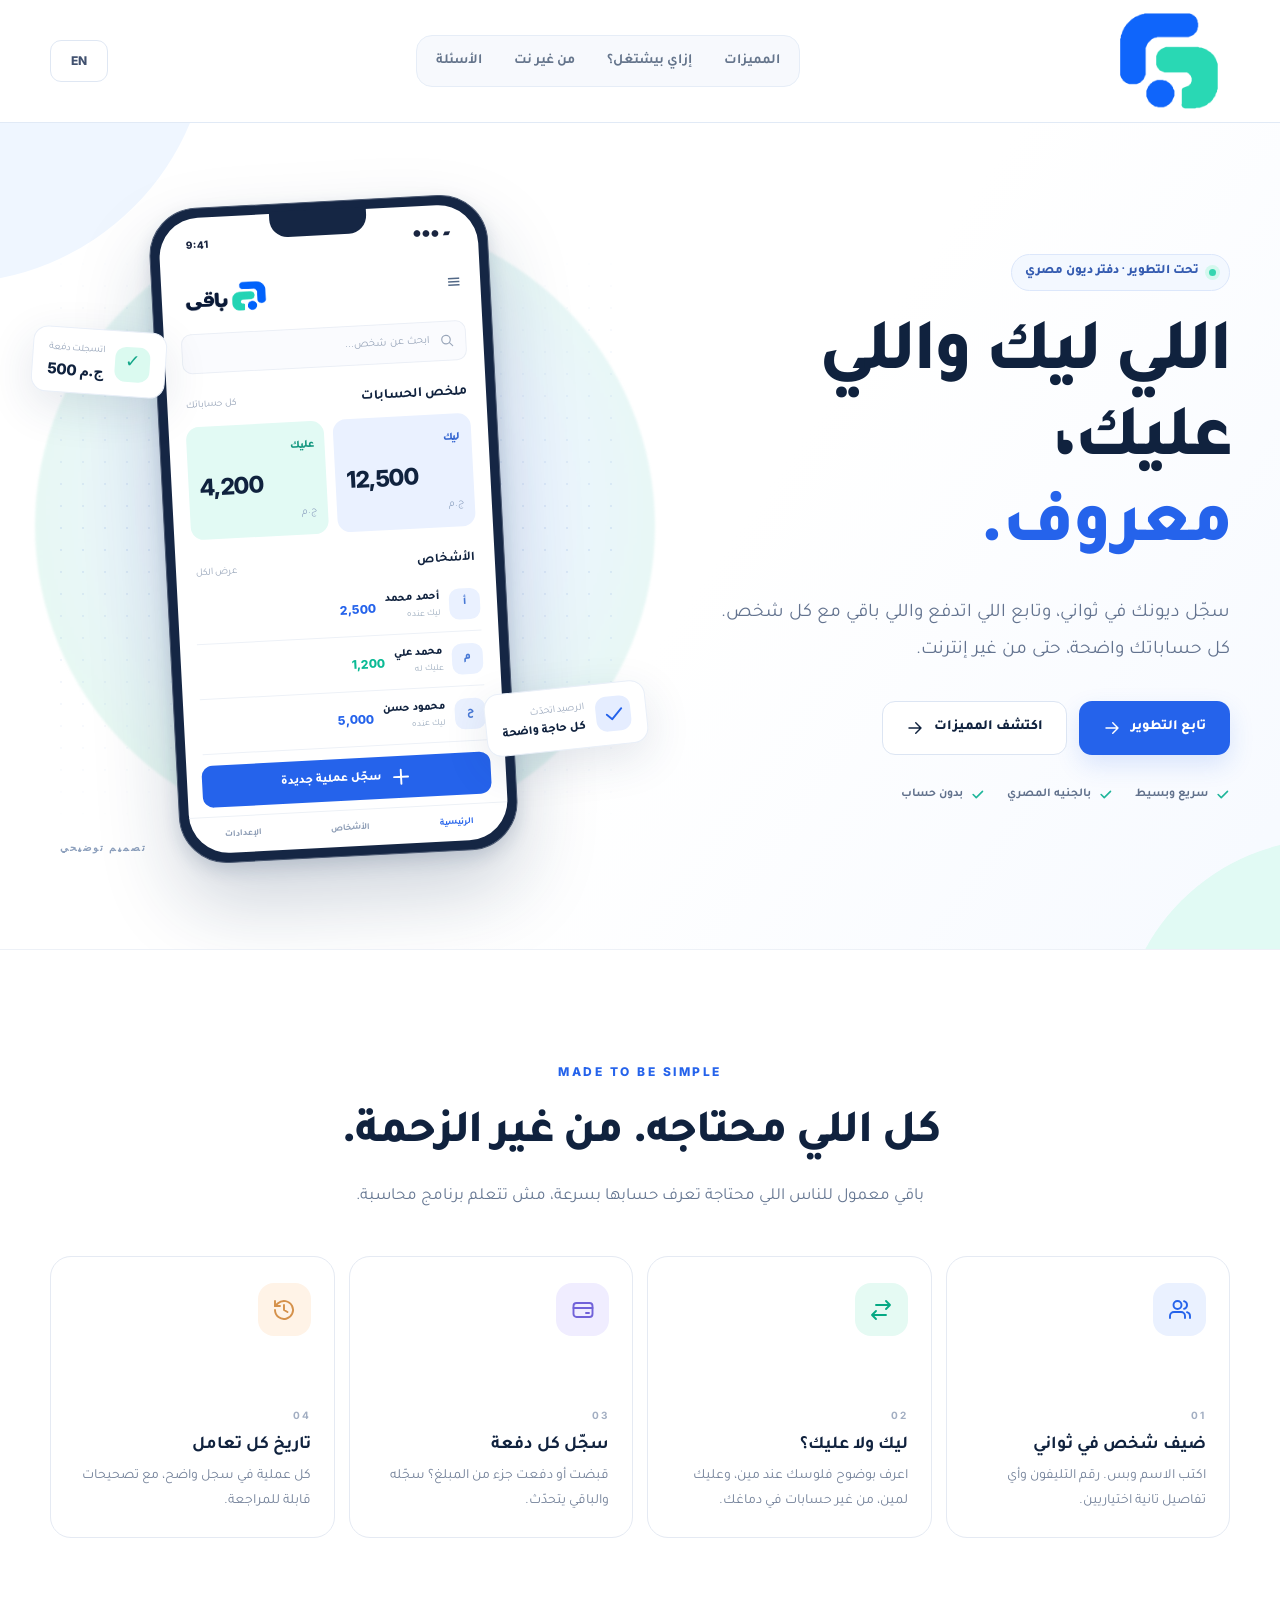
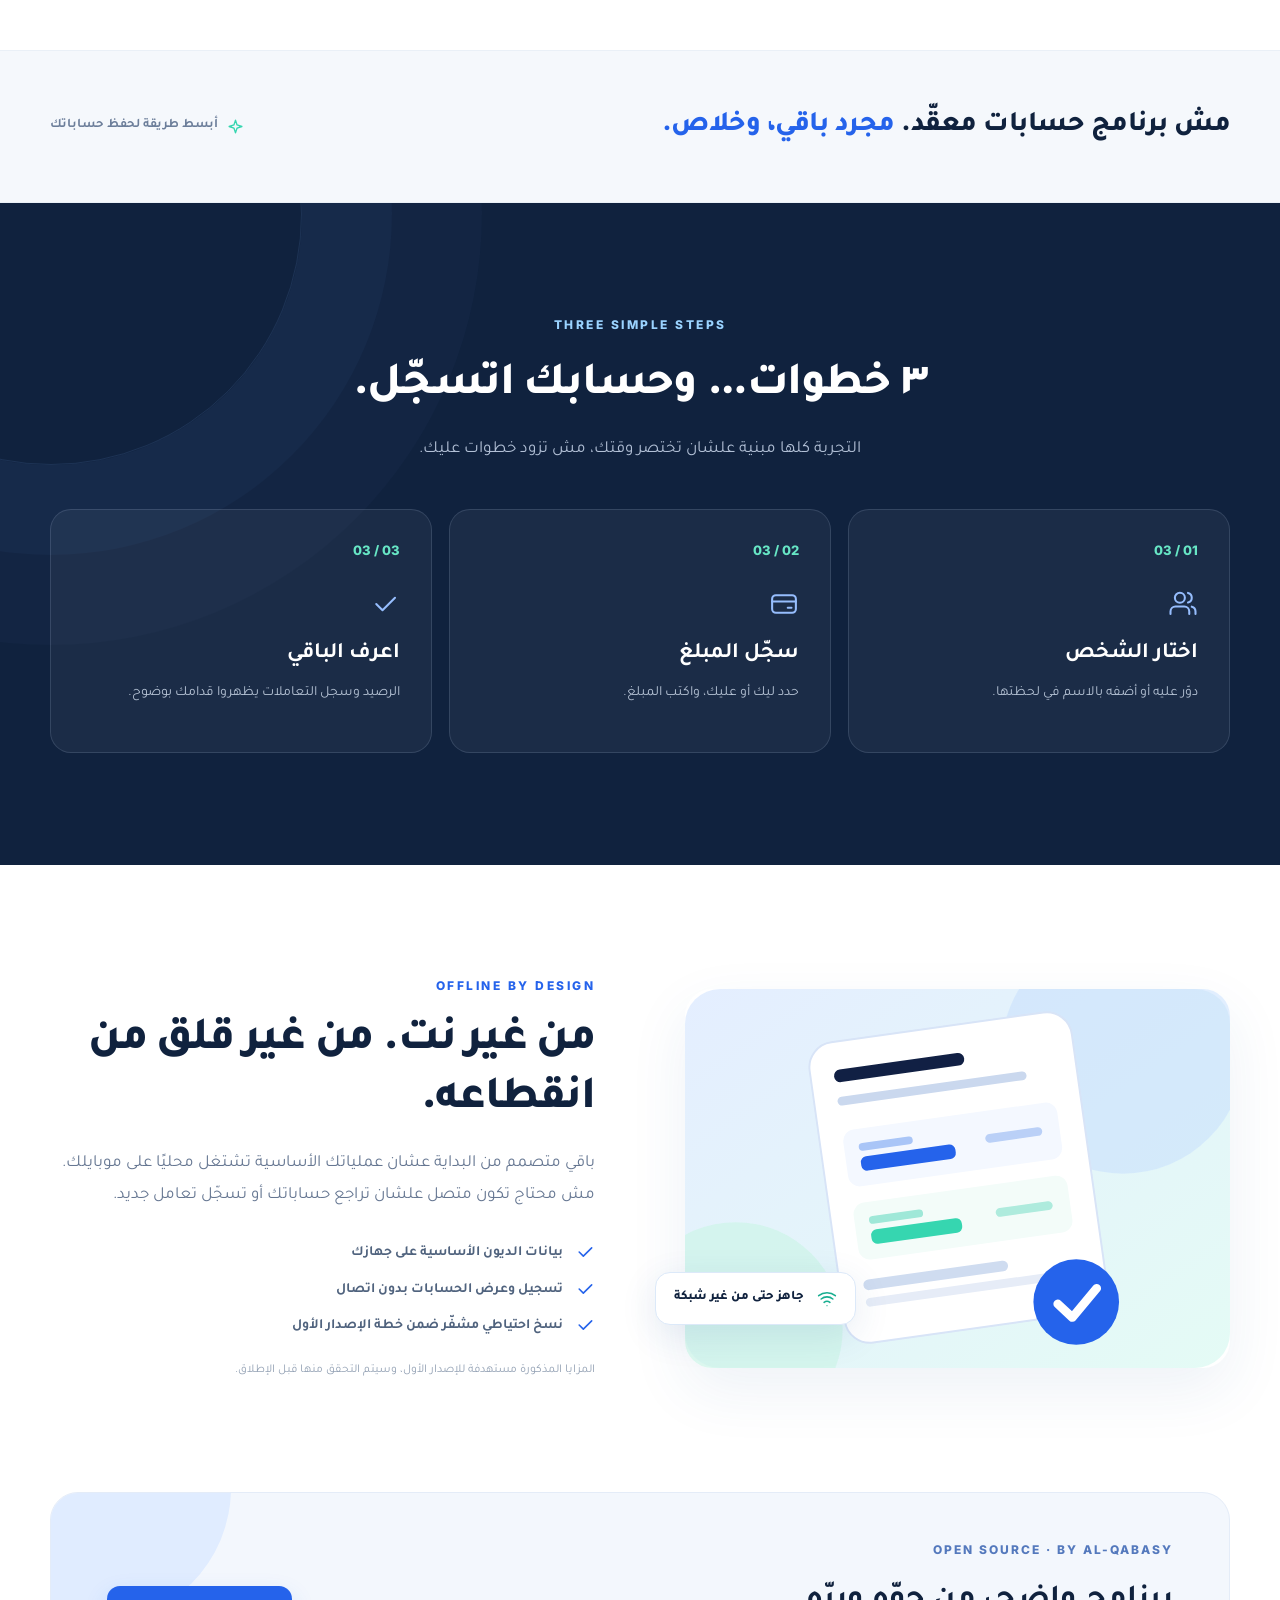
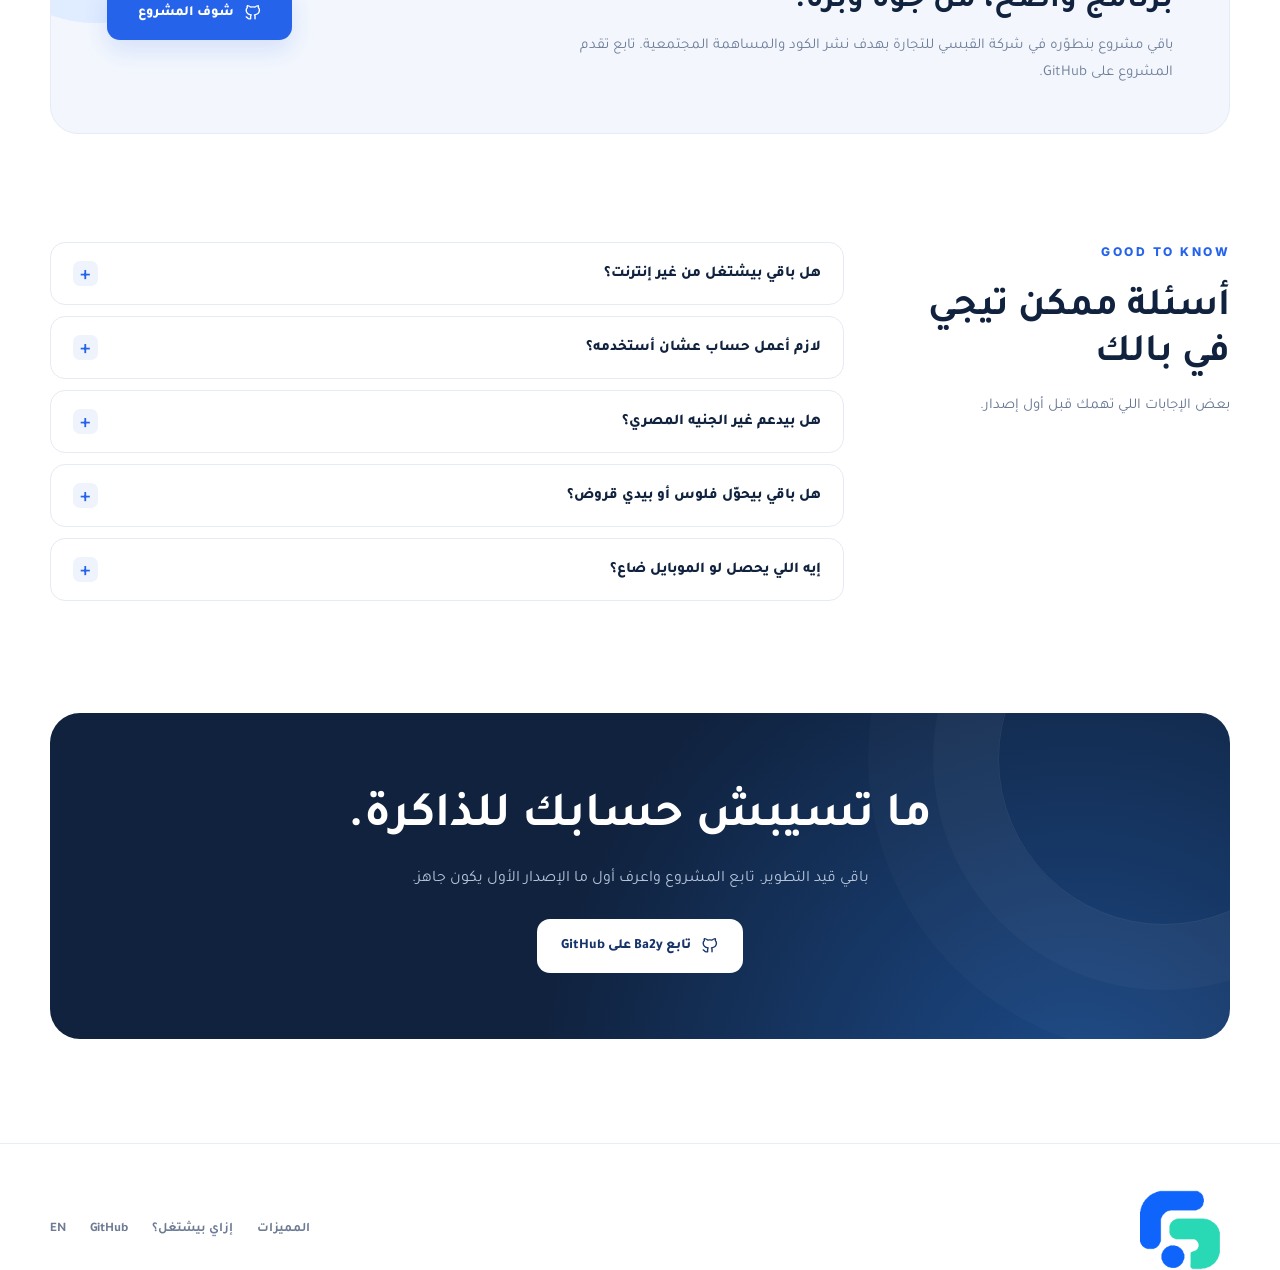
<file: index.html>
<!doctype html>
<html lang="ar" dir="rtl"><head>
<meta charset="utf-8"><meta name="viewport" content="width=device-width, initial-scale=1">
<meta name="theme-color" content="#ffffff"><meta name="color-scheme" content="light">
<meta name="description" content="باقي تطبيق مصري لتسجيل الفلوس اللي ليك واللي عليك. أضف الأشخاص، سجّل الديون والسداد، واعرف الباقي بسهولة — بتجربة مصممة تشتغل من غير نت.">
<link rel="canonical" href="https://b42y.github.io/b42y-land/">
<link rel="alternate" hreflang="ar-EG" href="https://b42y.github.io/b42y-land/"><link rel="alternate" hreflang="en" href="https://b42y.github.io/b42y-land/en/"><link rel="alternate" hreflang="x-default" href="https://b42y.github.io/b42y-land/">
<meta property="og:type" content="website"><meta property="og:locale" content="ar_EG"><meta property="og:locale:alternate" content="en_US"><meta property="og:site_name" content="Ba2y · باقي"><meta property="og:title" content="باقي | اللي ليك واللي عليك، معروف."><meta property="og:description" content="باقي تطبيق مصري لتسجيل الفلوس اللي ليك واللي عليك. أضف الأشخاص، سجّل الديون والسداد، واعرف الباقي بسهولة — بتجربة مصممة تشتغل من غير نت."><meta property="og:url" content="https://b42y.github.io/b42y-land/"><meta property="og:image" content="https://b42y.github.io/b42y-land/assets/og-image.png"><meta property="og:image:width" content="1731"><meta property="og:image:height" content="909"><meta property="og:image:alt" content="شعار باقي وتطبيق تتبع الديون">
<meta name="twitter:card" content="summary_large_image">
<meta name="twitter:title" content="باقي | اللي ليك واللي عليك، معروف."><meta name="twitter:description" content="باقي تطبيق مصري لتسجيل الفلوس اللي ليك واللي عليك. أضف الأشخاص، سجّل الديون والسداد، واعرف الباقي بسهولة — بتجربة مصممة تشتغل من غير نت."><meta name="twitter:image" content="https://b42y.github.io/b42y-land/assets/og-image.png"><meta name="twitter:image:alt" content="شعار باقي وتطبيق تتبع الديون">
<link rel="icon" href="assets/favicon.svg" type="image/svg+xml"><link rel="icon" href="assets/favicon-32.png" sizes="32x32" type="image/png"><link rel="icon" href="assets/favicon.ico" sizes="any" type="image/x-icon"><link rel="apple-touch-icon" href="assets/apple-touch-icon.png">
<link rel="preconnect" href="https://fonts.googleapis.com"><link rel="preconnect" href="https://fonts.gstatic.com" crossorigin>
<link href="https://fonts.googleapis.com/css2?family=Inter:wght@400;500;600;700;800&family=Tajawal:wght@400;500;600;700;800&display=swap" rel="stylesheet">
<link rel="stylesheet" href="styles.css">
<title>باقي | اللي ليك واللي عليك، معروف.</title></head><body dir="rtl">
<a class="skip" href="#main">تخطّى إلى المحتوى</a>
<header class="site-header"><div class="container nav-wrap">
<a href="./" class="brand" aria-label="باقي - الرئيسية"><picture><source media="(max-width: 560px)" srcset="assets/brand-symbol.png"><img class="brand-logo" src="assets/logo-ar.png" width="122" height="60" alt=""></picture></a>
<nav class="main-nav" aria-label="التنقل الرئيسي"><a href="#features">المميزات</a><a href="#how">إزاي بيشتغل؟</a><a href="#offline">من غير نت</a><a href="#faq">الأسئلة</a></nav>
<div class="nav-actions"><a class="lang-switch" href="en/" hreflang="en" lang="en" aria-label="التبديل إلى الإنجليزية">EN</a><button class="menu-button" id="menuBtn" aria-expanded="false" aria-controls="mobileMenu" aria-label="فتح القائمة"><svg xmlns="http://www.w3.org/2000/svg" width="24" height="24" viewBox="0 0 24 24" fill="none" stroke="currentColor" stroke-width="1.9" stroke-linecap="round" stroke-linejoin="round" class="" aria-hidden="true"><path d="M4 7h16M4 12h16M4 17h16"/></svg></button></div>
</div><nav class="mobile-menu" id="mobileMenu" aria-label="القائمة"><a href="#features">المميزات</a><a href="#how">إزاي بيشتغل؟</a><a href="#offline">من غير نت</a><a href="#faq">الأسئلة</a></nav></header>
<main id="main">
<section class="hero" id="top"><div class="container hero-inner"><div class="hero-copy"><span class="eyebrow"><span class="eyebrow-dot"></span>تحت التطوير · دفتر ديون مصري</span><h1>اللي ليك واللي عليك،<span>معروف.</span></h1><p class="hero-description">سجّل ديونك في ثواني، وتابع اللي اتدفع واللي باقي مع كل شخص. كل حساباتك واضحة، حتى من غير إنترنت.</p>
<div class="hero-actions"><a class="button button-primary" href="https://github.com/b42y" target="_blank" rel="noopener noreferrer">تابع التطوير <svg xmlns="http://www.w3.org/2000/svg" width="24" height="24" viewBox="0 0 24 24" fill="none" stroke="currentColor" stroke-width="1.9" stroke-linecap="round" stroke-linejoin="round" class="" aria-hidden="true"><path d="M4 12h16m-7-7 7 7-7 7"/></svg></a><a class="button button-outline" href="#features">اكتشف المميزات <svg xmlns="http://www.w3.org/2000/svg" width="24" height="24" viewBox="0 0 24 24" fill="none" stroke="currentColor" stroke-width="1.9" stroke-linecap="round" stroke-linejoin="round" class="" aria-hidden="true"><path d="M4 12h16m-7-7 7 7-7 7"/></svg></a></div><div class="hero-highlights"><span><svg xmlns="http://www.w3.org/2000/svg" width="24" height="24" viewBox="0 0 24 24" fill="none" stroke="currentColor" stroke-width="1.9" stroke-linecap="round" stroke-linejoin="round" class="" aria-hidden="true"><path d="m5 12 5 5L20 7"/></svg>سريع وبسيط</span><span><svg xmlns="http://www.w3.org/2000/svg" width="24" height="24" viewBox="0 0 24 24" fill="none" stroke="currentColor" stroke-width="1.9" stroke-linecap="round" stroke-linejoin="round" class="" aria-hidden="true"><path d="m5 12 5 5L20 7"/></svg>بالجنيه المصري</span><span><svg xmlns="http://www.w3.org/2000/svg" width="24" height="24" viewBox="0 0 24 24" fill="none" stroke="currentColor" stroke-width="1.9" stroke-linecap="round" stroke-linejoin="round" class="" aria-hidden="true"><path d="m5 12 5 5L20 7"/></svg>بدون حساب</span></div></div>
<div class="hero-aside"><div class="hero-halo"></div><div class="hero-grid-decoration"></div>
<div class="phone" role="img" aria-label="تصوّر توضيحي لواجهة تطبيق باقي"><div class="phone-notch"></div><div class="phone-inner"><div class="phone-status"><span>9:41</span><span class="phone-status-conn">●●● ▰</span></div>
<div class="phone-brand-row"><span class="phone-muted-icon">≡</span><div class="phone-brand-side"><img src="assets/logo-ar.png" width="90" height="44" alt=""></div></div>
<div class="phone-search"><svg xmlns="http://www.w3.org/2000/svg" width="24" height="24" viewBox="0 0 24 24" fill="none" stroke="currentColor" stroke-width="1.9" stroke-linecap="round" stroke-linejoin="round" class="" aria-hidden="true"><circle cx="10.8" cy="10.8" r="6.8"/><path d="m16 16 5 5"/></svg>ابحث عن شخص...</div><div class="phone-overview-title"><strong>ملخص الحسابات</strong><small>كل حساباتك</small></div>
<div class="phone-totals"><div class="phone-total"><span class="phone-total-label">ليك</span><strong dir="ltr">12,500</strong><small>ج.م</small></div><div class="phone-total mint"><span class="phone-total-label">عليك</span><strong dir="ltr">4,200</strong><small>ج.م</small></div></div>
<div class="phone-people-head"><strong>الأشخاص</strong><span>عرض الكل</span></div><div class="phone-person"><span class="phone-avatar">أ</span><div><div class="phone-person-name">أحمد محمد</div><div class="phone-person-status">ليك عنده</div></div><span class="phone-person-amount " dir="ltr">2,500</span></div><div class="phone-person"><span class="phone-avatar">م</span><div><div class="phone-person-name">محمد علي</div><div class="phone-person-status">عليك له</div></div><span class="phone-person-amount mint" dir="ltr">1,200</span></div><div class="phone-person"><span class="phone-avatar">ح</span><div><div class="phone-person-name">محمود حسن</div><div class="phone-person-status">ليك عنده</div></div><span class="phone-person-amount " dir="ltr">5,000</span></div><div class="phone-action"><svg xmlns="http://www.w3.org/2000/svg" width="24" height="24" viewBox="0 0 24 24" fill="none" stroke="currentColor" stroke-width="1.9" stroke-linecap="round" stroke-linejoin="round" class="" aria-hidden="true"><path d="M12 5v14M5 12h14"/></svg>سجّل عملية جديدة</div><div class="phone-tabs"><span class="active">الرئيسية</span><span>الأشخاص</span><span>الإعدادات</span></div>
</div></div><div class="float-card payment"><span class="float-card-icon">✓</span><div><small>اتسجلت دفعة</small><strong dir="ltr">500 ج.م</strong></div></div><div class="float-card sync"><span class="float-card-icon"><svg xmlns="http://www.w3.org/2000/svg" width="24" height="24" viewBox="0 0 24 24" fill="none" stroke="currentColor" stroke-width="1.9" stroke-linecap="round" stroke-linejoin="round" class="" aria-hidden="true"><path d="m5 12 5 5L20 7"/></svg></span><div><small>الرصيد اتحدّث</small><strong>كل حاجة واضحة</strong></div></div><span class="preview-label">تصميم توضيحي</span></div></div></section>
<section class="section" id="features"><div class="container"><div class="section-header"><span class="overline">MADE TO BE SIMPLE</span><h2>كل اللي محتاجه. من غير الزحمة.</h2><p>باقي معمول للناس اللي محتاجة تعرف حسابها بسرعة، مش تتعلم برنامج محاسبة.</p></div><div class="features-grid"><article class="feature-card"><div class="icon-container"><svg xmlns="http://www.w3.org/2000/svg" width="24" height="24" viewBox="0 0 24 24" fill="none" stroke="currentColor" stroke-width="1.9" stroke-linecap="round" stroke-linejoin="round" class="" aria-hidden="true"><path d="M17 20v-2a4 4 0 0 0-4-4H6a4 4 0 0 0-4 4v2"/><circle cx="9.5" cy="7" r="4"/><path d="M22 20v-2a4 4 0 0 0-3-3.87M16 3.13a4 4 0 0 1 0 7.75"/></svg></div><span class="feature-index">01</span><h3>ضيف شخص في ثواني</h3><p>اكتب الاسم وبس. رقم التليفون وأي تفاصيل تانية اختياريين.</p></article><article class="feature-card"><div class="icon-container"><svg xmlns="http://www.w3.org/2000/svg" width="24" height="24" viewBox="0 0 24 24" fill="none" stroke="currentColor" stroke-width="1.9" stroke-linecap="round" stroke-linejoin="round" class="" aria-hidden="true"><path d="M7 7h14m-4-4 4 4-4 4M17 17H3m4-4-4 4 4 4"/></svg></div><span class="feature-index">02</span><h3>ليك ولا عليك؟</h3><p>اعرف بوضوح فلوسك عند مين، وعليك لمين، من غير حسابات في دماغك.</p></article><article class="feature-card"><div class="icon-container"><svg xmlns="http://www.w3.org/2000/svg" width="24" height="24" viewBox="0 0 24 24" fill="none" stroke="currentColor" stroke-width="1.9" stroke-linecap="round" stroke-linejoin="round" class="" aria-hidden="true"><rect x="2.5" y="5" width="19" height="14" rx="3"/><path d="M2.5 10h19M15 15h3"/></svg></div><span class="feature-index">03</span><h3>سجّل كل دفعة</h3><p>قبضت أو دفعت جزء من المبلغ؟ سجّله والباقي يتحدّث.</p></article><article class="feature-card"><div class="icon-container"><svg xmlns="http://www.w3.org/2000/svg" width="24" height="24" viewBox="0 0 24 24" fill="none" stroke="currentColor" stroke-width="1.9" stroke-linecap="round" stroke-linejoin="round" class="" aria-hidden="true"><path d="M3 12a9 9 0 1 0 3-6.7L3 8"/><path d="M3 3v5h5M12 7v5l3.5 2"/></svg></div><span class="feature-index">04</span><h3>تاريخ كل تعامل</h3><p>كل عملية في سجل واضح، مع تصحيحات قابلة للمراجعة.</p></article></div></div></section>
<div class="statement"><div class="container statement-row"><div class="statement-text">مش برنامج حسابات معقّد. <em>مجرد باقي، وخلاص.</em></div><div class="statement-kicker"><svg xmlns="http://www.w3.org/2000/svg" width="24" height="24" viewBox="0 0 24 24" fill="none" stroke="currentColor" stroke-width="1.9" stroke-linecap="round" stroke-linejoin="round" class="" aria-hidden="true"><path d="m12 3 2.2 6.8L21 12l-6.8 2.2L12 21l-2.2-6.8L3 12l6.8-2.2L12 3Z"/></svg>أبسط طريقة لحفظ حساباتك</div></div></div>
<section class="section how" id="how"><div class="container"><div class="section-header"><span class="overline">THREE SIMPLE STEPS</span><h2>٣ خطوات… وحسابك اتسجّل.</h2><p>التجربة كلها مبنية علشان تختصر وقتك، مش تزود خطوات عليك.</p></div><div class="steps"><article class="step"><span class="step-num">01 / 03</span><div class="step-icon"><svg xmlns="http://www.w3.org/2000/svg" width="24" height="24" viewBox="0 0 24 24" fill="none" stroke="currentColor" stroke-width="1.9" stroke-linecap="round" stroke-linejoin="round" class="" aria-hidden="true"><path d="M17 20v-2a4 4 0 0 0-4-4H6a4 4 0 0 0-4 4v2"/><circle cx="9.5" cy="7" r="4"/><path d="M22 20v-2a4 4 0 0 0-3-3.87M16 3.13a4 4 0 0 1 0 7.75"/></svg></div><h3>اختار الشخص</h3><p>دوّر عليه أو أضفه بالاسم في لحظتها.</p></article><article class="step"><span class="step-num">02 / 03</span><div class="step-icon"><svg xmlns="http://www.w3.org/2000/svg" width="24" height="24" viewBox="0 0 24 24" fill="none" stroke="currentColor" stroke-width="1.9" stroke-linecap="round" stroke-linejoin="round" class="" aria-hidden="true"><rect x="2.5" y="5" width="19" height="14" rx="3"/><path d="M2.5 10h19M15 15h3"/></svg></div><h3>سجّل المبلغ</h3><p>حدد ليك أو عليك، واكتب المبلغ.</p></article><article class="step"><span class="step-num">03 / 03</span><div class="step-icon"><svg xmlns="http://www.w3.org/2000/svg" width="24" height="24" viewBox="0 0 24 24" fill="none" stroke="currentColor" stroke-width="1.9" stroke-linecap="round" stroke-linejoin="round" class="" aria-hidden="true"><path d="m5 12 5 5L20 7"/></svg></div><h3>اعرف الباقي</h3><p>الرصيد وسجل التعاملات يظهروا قدامك بوضوح.</p></article></div></div></section>
<section class="section offline" id="offline"><div class="container offline-grid"><div class="offline-art"><img class="art-svg" src="assets/abstract-ledger.svg" loading="lazy" width="560" height="390" alt="رسم توضيحي لسجل الديون"><div class="offline-bubble"><svg xmlns="http://www.w3.org/2000/svg" width="24" height="24" viewBox="0 0 24 24" fill="none" stroke="currentColor" stroke-width="1.9" stroke-linecap="round" stroke-linejoin="round" class="" aria-hidden="true"><path d="M2 8a16 16 0 0 1 20 0M5 12a11 11 0 0 1 14 0M8.5 16a6 6 0 0 1 7 0"/><circle cx="12" cy="20" r=".7" fill="currentColor" stroke="none"/></svg>جاهز حتى من غير شبكة</div></div><div class="two-column-copy"><span class="overline">OFFLINE BY DESIGN</span><h2>من غير نت. من غير قلق من انقطاعه.</h2><p>باقي متصمم من البداية عشان عملياتك الأساسية تشتغل محليًا على موبايلك. مش محتاج تكون متصل علشان تراجع حساباتك أو تسجّل تعامل جديد.</p><ul class="checks"><li><svg xmlns="http://www.w3.org/2000/svg" width="24" height="24" viewBox="0 0 24 24" fill="none" stroke="currentColor" stroke-width="1.9" stroke-linecap="round" stroke-linejoin="round" class="" aria-hidden="true"><path d="m5 12 5 5L20 7"/></svg>بيانات الديون الأساسية على جهازك</li><li><svg xmlns="http://www.w3.org/2000/svg" width="24" height="24" viewBox="0 0 24 24" fill="none" stroke="currentColor" stroke-width="1.9" stroke-linecap="round" stroke-linejoin="round" class="" aria-hidden="true"><path d="m5 12 5 5L20 7"/></svg>تسجيل وعرض الحسابات بدون اتصال</li><li><svg xmlns="http://www.w3.org/2000/svg" width="24" height="24" viewBox="0 0 24 24" fill="none" stroke="currentColor" stroke-width="1.9" stroke-linecap="round" stroke-linejoin="round" class="" aria-hidden="true"><path d="m5 12 5 5L20 7"/></svg>نسخ احتياطي مشفّر ضمن خطة الإصدار الأول</li></ul><p class="privacy-disclaimer">المزايا المذكورة مستهدفة للإصدار الأول، وسيتم التحقق منها قبل الإطلاق.</p></div></div></section>
<section class="oss"><div class="container"><div class="oss-panel"><div class="oss-copy"><span class="oss-eyebrow">OPEN SOURCE · BY AL-QABASY</span><h2>برنامج واضح، من جوّه وبرّه.</h2><p>باقي مشروع بنطوّره في شركة القبسي للتجارة بهدف نشر الكود والمساهمة المجتمعية. تابع تقدم المشروع على GitHub.</p></div><div class="oss-action"><a class="button button-primary" href="https://github.com/b42y" target="_blank" rel="noopener noreferrer"><svg xmlns="http://www.w3.org/2000/svg" width="24" height="24" viewBox="0 0 24 24" fill="none" stroke="currentColor" stroke-width="1.9" stroke-linecap="round" stroke-linejoin="round" class="" aria-hidden="true"><path d="M9 19c-4.3 1.4-4.3-2.5-6-3m12 3v-3.5a3.1 3.1 0 0 0-.8-2.4c3.3-.4 6.8-1.6 6.8-7.3A5.7 5.7 0 0 0 19.5 2a5.1 5.1 0 0 0-.1-3S18.2-1.4 15 1.2a13.8 13.8 0 0 0-6 0C5.8-1.4 4.6-1 4.6-1a5.1 5.1 0 0 0-.1 3A5.7 5.7 0 0 0 3 5.8c0 5.7 3.5 6.9 6.8 7.3A3.1 3.1 0 0 0 9 15.5V19" transform="translate(0 3) scale(.98 .88)"/></svg>شوف المشروع</a></div></div></div></section>
<section class="section faq" id="faq"><div class="container faq-layout"><div class="faq-heading"><span class="overline">GOOD TO KNOW</span><h2>أسئلة ممكن تيجي في بالك</h2><p>بعض الإجابات اللي تهمك قبل أول إصدار.</p></div><div class="faq-list"><details><summary>هل باقي بيشتغل من غير إنترنت؟</summary><p>أيوه، الوظائف الأساسية متصممة تشتغل محليًا من غير اتصال بالإنترنت. ده جزء أساسي من خطة الإصدار الأول.</p></details><details><summary>لازم أعمل حساب عشان أستخدمه؟</summary><p>لا. النسخة الأولى متصممة من غير تسجيل حساب، وتقدر تضيف أشخاص بمجرد الاسم.</p></details><details><summary>هل بيدعم غير الجنيه المصري؟</summary><p>الإصدار الأول مخصص للجنيه المصري فقط، بواجهة عربية مناسبة للمستخدم المصري.</p></details><details><summary>هل باقي بيحوّل فلوس أو بيدي قروض؟</summary><p>لا. باقي أداة لتسجيل ومتابعة الديون والسداد، مش بنك ولا خدمة تحويل أموال أو إقراض.</p></details><details><summary>إيه اللي يحصل لو الموبايل ضاع؟</summary><p>البيانات المحلية ممكن تضيع مع فقدان الجهاز. علشان كده خطة الإصدار الأول بتشمل نسخة احتياطية مشفّرة تقدر تحتفظ بيها.</p></details></div></div></section>
<section class="closing"><div class="container"><div class="closing-panel"><h2>ما تسيبش حسابك للذاكرة.</h2><p>باقي قيد التطوير. تابع المشروع واعرف أول ما الإصدار الأول يكون جاهز.</p><a class="button" href="https://github.com/b42y" target="_blank" rel="noopener noreferrer"><svg xmlns="http://www.w3.org/2000/svg" width="24" height="24" viewBox="0 0 24 24" fill="none" stroke="currentColor" stroke-width="1.9" stroke-linecap="round" stroke-linejoin="round" class="" aria-hidden="true"><path d="M9 19c-4.3 1.4-4.3-2.5-6-3m12 3v-3.5a3.1 3.1 0 0 0-.8-2.4c3.3-.4 6.8-1.6 6.8-7.3A5.7 5.7 0 0 0 19.5 2a5.1 5.1 0 0 0-.1-3S18.2-1.4 15 1.2a13.8 13.8 0 0 0-6 0C5.8-1.4 4.6-1 4.6-1a5.1 5.1 0 0 0-.1 3A5.7 5.7 0 0 0 3 5.8c0 5.7 3.5 6.9 6.8 7.3A3.1 3.1 0 0 0 9 15.5V19" transform="translate(0 3) scale(.98 .88)"/></svg>تابع Ba2y على GitHub</a></div></div></section>
</main>
<footer class="footer"><div class="container"><div class="footer-top"><a href="./" class="brand" aria-label="باقي - الرئيسية"><picture><source media="(max-width: 560px)" srcset="assets/brand-symbol.png"><img class="brand-logo" src="assets/logo-ar.png" width="122" height="60" alt=""></picture></a><nav class="footer-links" aria-label="Footer"><a href="#features">المميزات</a><a href="#how">إزاي بيشتغل؟</a><a href="https://github.com/b42y" target="_blank" rel="noopener noreferrer">GitHub</a><a href="en/" hreflang="en">EN</a></nav></div><div class="footer-bottom"><span>© <span id="year">2026</span> Ba2y · منتج من شركة القبسي للتجارة · AL-QABASY</span><span>باقي لسه تحت التطوير. الصفحة بتعرض تصورًا للمنتج، مش تطبيق متاح للتحميل حاليًا.</span></div></div></footer>
<script src="app.js" defer></script></body></html>
</file>
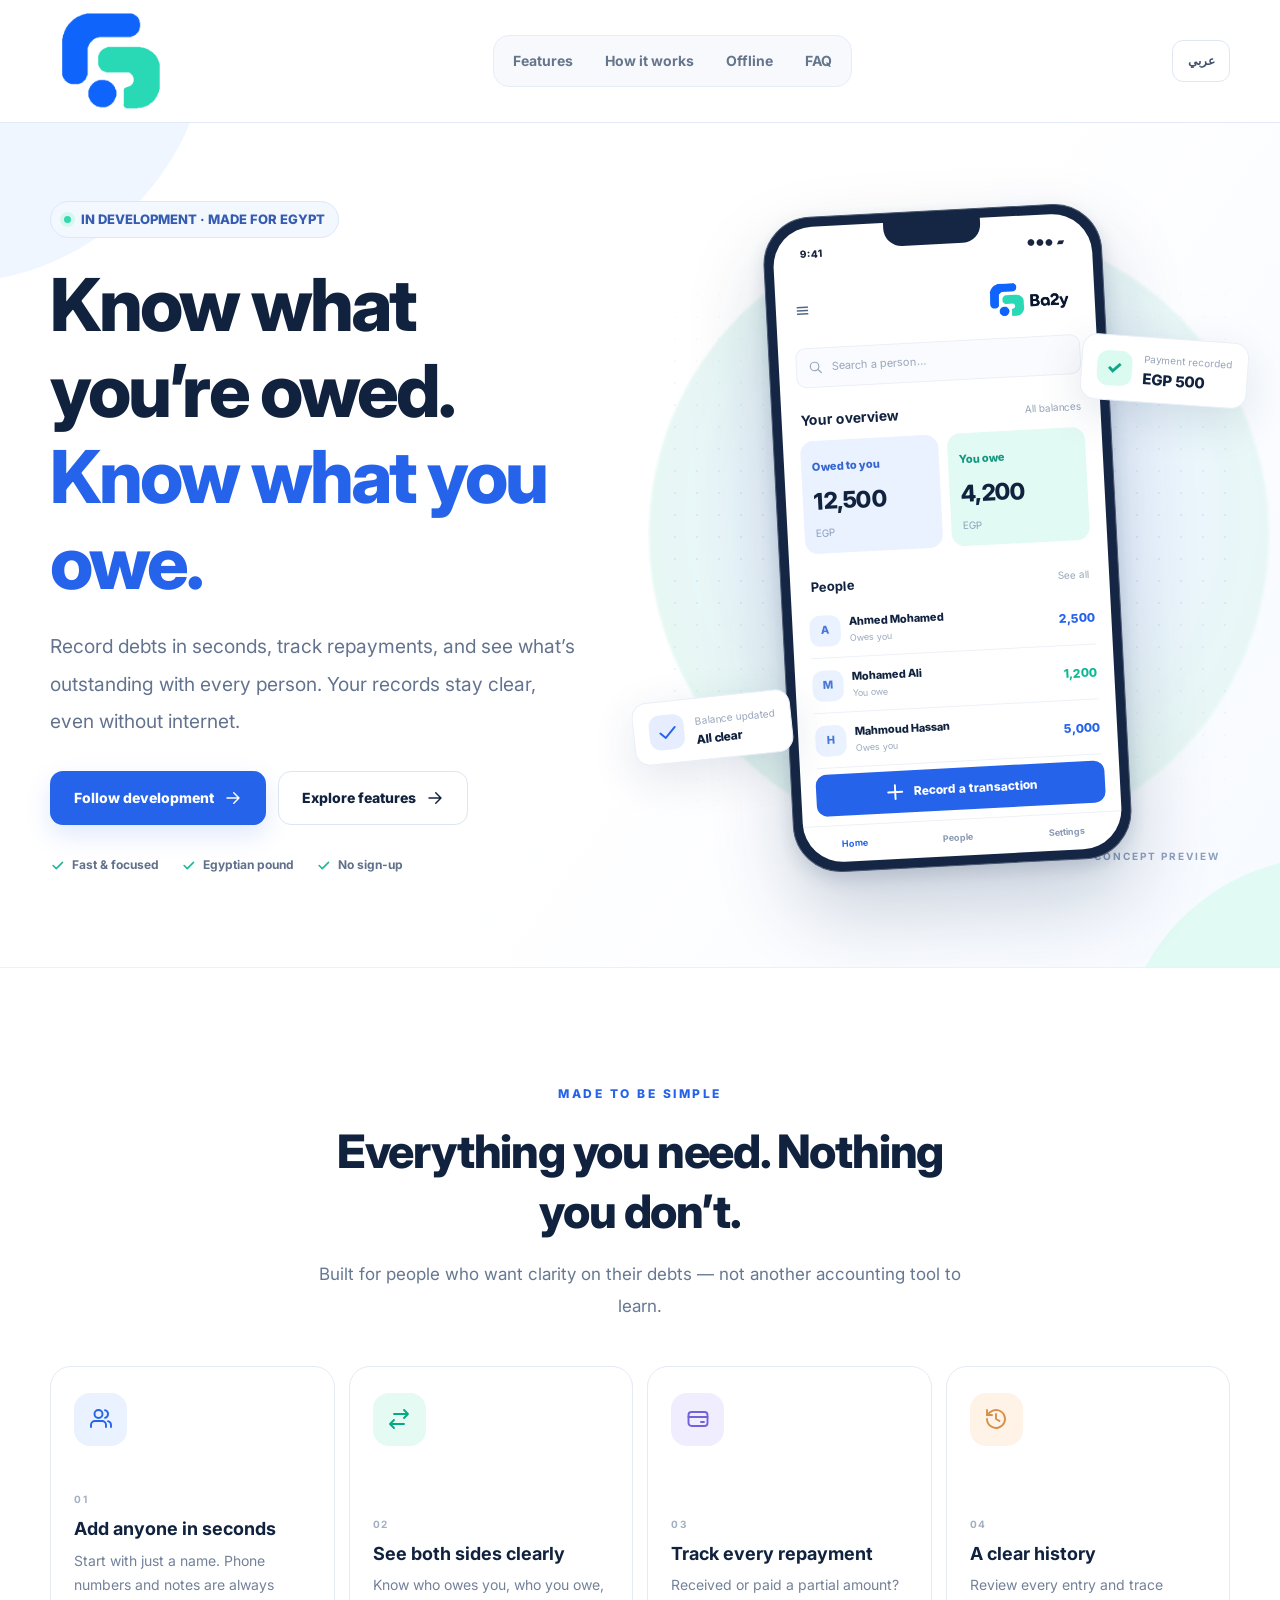
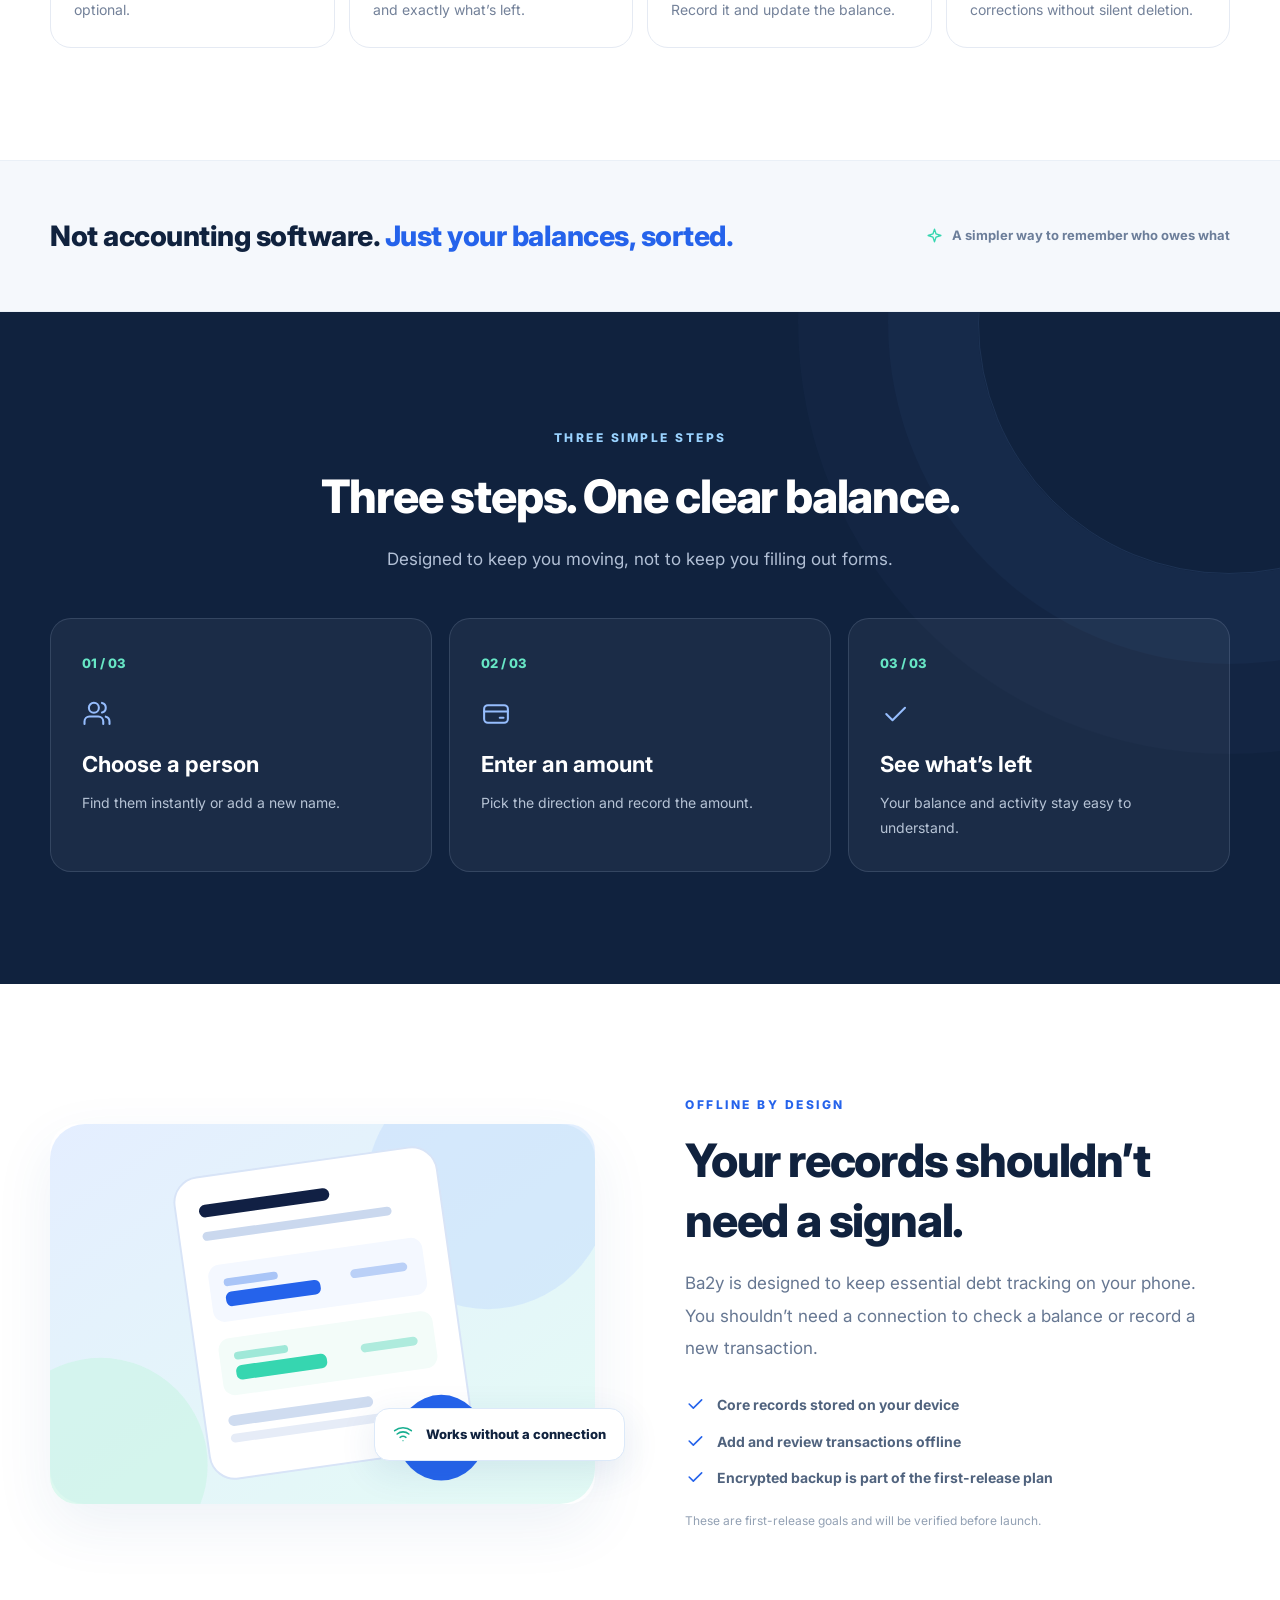
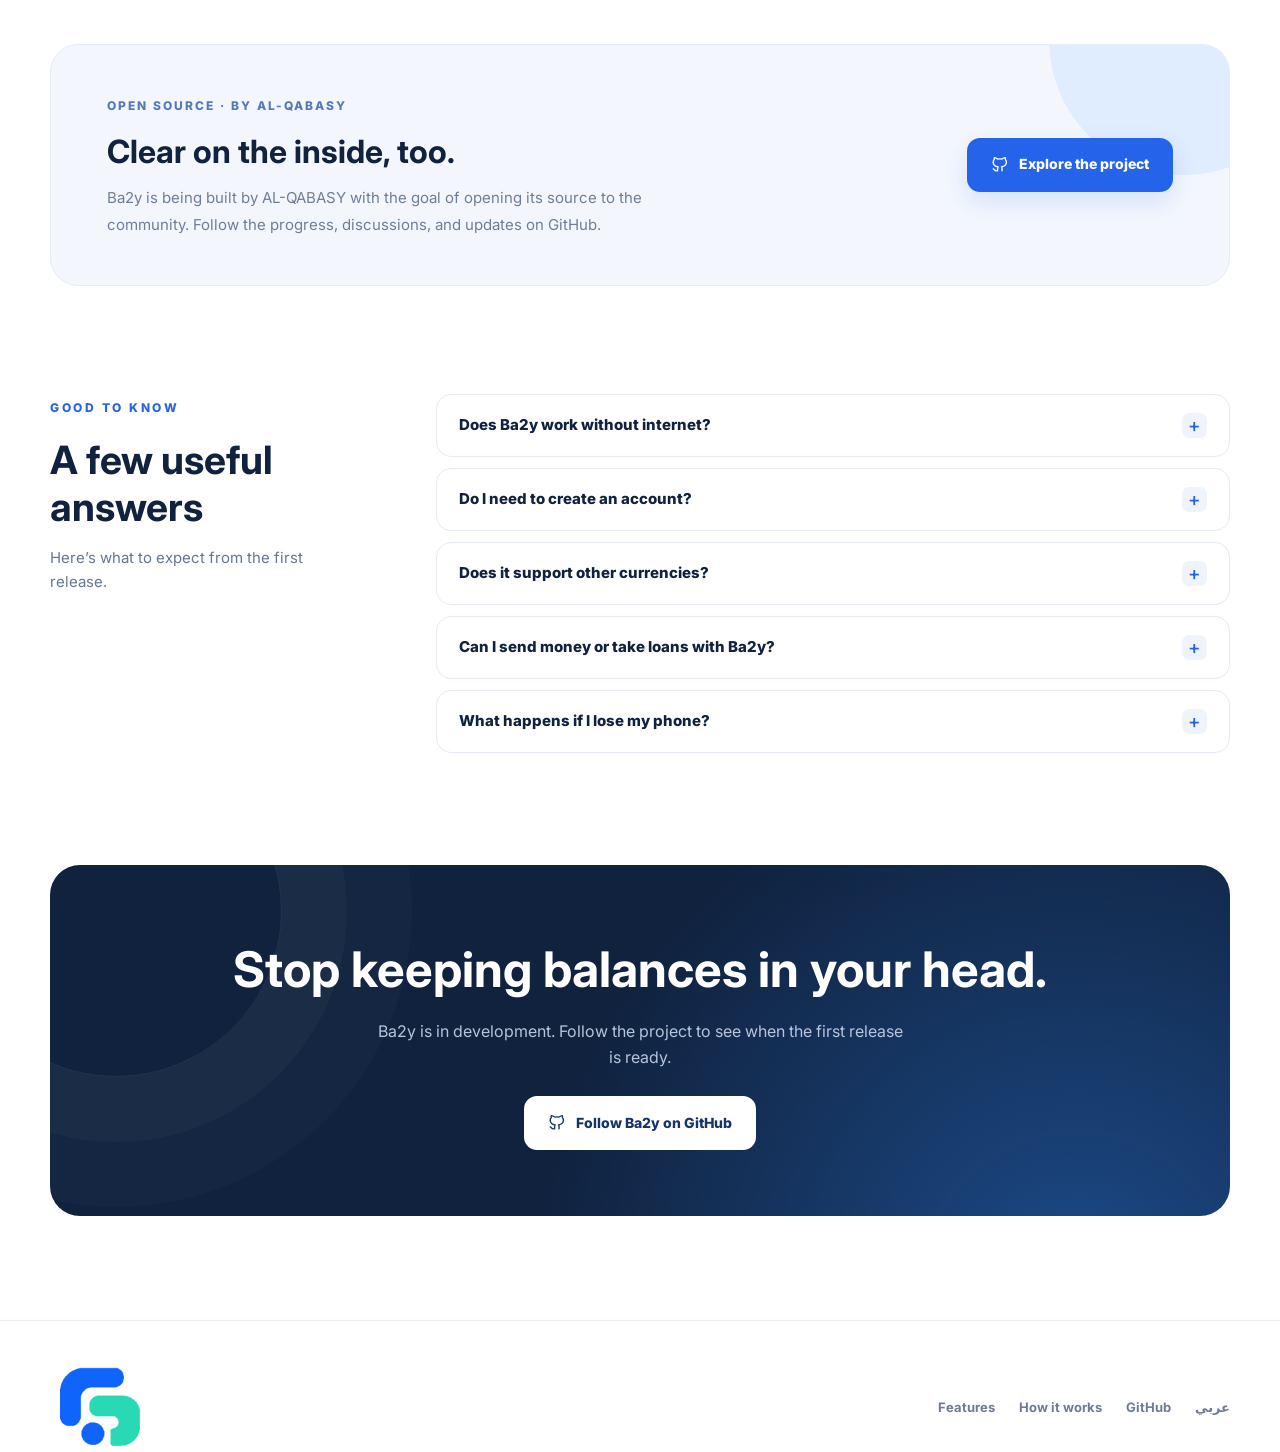
<file: en/index.html>
<!doctype html>
<html lang="en" dir="ltr"><head>
<meta charset="utf-8"><meta name="viewport" content="width=device-width, initial-scale=1">
<meta name="theme-color" content="#ffffff"><meta name="color-scheme" content="light">
<meta name="description" content="Ba2y is an Egyptian Arabic-first, offline-first debt tracker. Record people, debts, repayments, and outstanding balances. Simple, focused, and made for Egypt.">
<link rel="canonical" href="https://b42y.github.io/b42y-land/en/">
<link rel="alternate" hreflang="ar-EG" href="https://b42y.github.io/b42y-land/"><link rel="alternate" hreflang="en" href="https://b42y.github.io/b42y-land/en/"><link rel="alternate" hreflang="x-default" href="https://b42y.github.io/b42y-land/">
<meta property="og:type" content="website"><meta property="og:locale" content="en_US"><meta property="og:locale:alternate" content="ar_EG"><meta property="og:site_name" content="Ba2y · باقي"><meta property="og:title" content="Ba2y | Know what you’re owed. Know what you owe."><meta property="og:description" content="Ba2y is an Egyptian Arabic-first, offline-first debt tracker. Record people, debts, repayments, and outstanding balances. Simple, focused, and made for Egypt."><meta property="og:url" content="https://b42y.github.io/b42y-land/en/"><meta property="og:image" content="https://b42y.github.io/b42y-land/assets/og-image.png"><meta property="og:image:width" content="1731"><meta property="og:image:height" content="909"><meta property="og:image:alt" content="Ba2y logo and debt tracker preview">
<meta name="twitter:card" content="summary_large_image">
<meta name="twitter:title" content="Ba2y | Know what you’re owed. Know what you owe."><meta name="twitter:description" content="Ba2y is an Egyptian Arabic-first, offline-first debt tracker. Record people, debts, repayments, and outstanding balances. Simple, focused, and made for Egypt."><meta name="twitter:image" content="https://b42y.github.io/b42y-land/assets/og-image.png"><meta name="twitter:image:alt" content="Ba2y logo and debt tracker preview">
<link rel="icon" href="../assets/favicon.svg" type="image/svg+xml"><link rel="icon" href="../assets/favicon-32.png" sizes="32x32" type="image/png"><link rel="icon" href="../assets/favicon.ico" sizes="any" type="image/x-icon"><link rel="apple-touch-icon" href="../assets/apple-touch-icon.png">
<link rel="preconnect" href="https://fonts.googleapis.com"><link rel="preconnect" href="https://fonts.gstatic.com" crossorigin>
<link href="https://fonts.googleapis.com/css2?family=Inter:wght@400;500;600;700;800&family=Tajawal:wght@400;500;600;700;800&display=swap" rel="stylesheet">
<link rel="stylesheet" href="../styles.css">
<title>Ba2y | Know what you’re owed. Know what you owe.</title></head><body dir="ltr">
<a class="skip" href="#main">Skip to content</a>
<header class="site-header"><div class="container nav-wrap">
<a href="./" class="brand" aria-label="Ba2y home"><picture><source media="(max-width: 560px)" srcset="../assets/brand-symbol.png"><img class="brand-logo" src="../assets/logo-en.png" width="122" height="60" alt=""></picture></a>
<nav class="main-nav" aria-label="Main navigation"><a href="#features">Features</a><a href="#how">How it works</a><a href="#offline">Offline</a><a href="#faq">FAQ</a></nav>
<div class="nav-actions"><a class="lang-switch" href="../" hreflang="ar" lang="ar" aria-label="Switch to Arabic">عربي</a><button class="menu-button" id="menuBtn" aria-expanded="false" aria-controls="mobileMenu" aria-label="Open menu"><svg xmlns="http://www.w3.org/2000/svg" width="24" height="24" viewBox="0 0 24 24" fill="none" stroke="currentColor" stroke-width="1.9" stroke-linecap="round" stroke-linejoin="round" class="" aria-hidden="true"><path d="M4 7h16M4 12h16M4 17h16"/></svg></button></div>
</div><nav class="mobile-menu" id="mobileMenu" aria-label="Mobile navigation"><a href="#features">Features</a><a href="#how">How it works</a><a href="#offline">Offline</a><a href="#faq">FAQ</a></nav></header>
<main id="main">
<section class="hero" id="top"><div class="container hero-inner"><div class="hero-copy"><span class="eyebrow"><span class="eyebrow-dot"></span>IN DEVELOPMENT · MADE FOR EGYPT</span><h1>Know what you’re owed.<span>Know what you owe.</span></h1><p class="hero-description">Record debts in seconds, track repayments, and see what’s outstanding with every person. Your records stay clear, even without internet.</p>
<div class="hero-actions"><a class="button button-primary" href="https://github.com/b42y" target="_blank" rel="noopener noreferrer">Follow development <svg xmlns="http://www.w3.org/2000/svg" width="24" height="24" viewBox="0 0 24 24" fill="none" stroke="currentColor" stroke-width="1.9" stroke-linecap="round" stroke-linejoin="round" class="" aria-hidden="true"><path d="M4 12h16m-7-7 7 7-7 7"/></svg></a><a class="button button-outline" href="#features">Explore features <svg xmlns="http://www.w3.org/2000/svg" width="24" height="24" viewBox="0 0 24 24" fill="none" stroke="currentColor" stroke-width="1.9" stroke-linecap="round" stroke-linejoin="round" class="" aria-hidden="true"><path d="M4 12h16m-7-7 7 7-7 7"/></svg></a></div><div class="hero-highlights"><span><svg xmlns="http://www.w3.org/2000/svg" width="24" height="24" viewBox="0 0 24 24" fill="none" stroke="currentColor" stroke-width="1.9" stroke-linecap="round" stroke-linejoin="round" class="" aria-hidden="true"><path d="m5 12 5 5L20 7"/></svg>Fast &amp; focused</span><span><svg xmlns="http://www.w3.org/2000/svg" width="24" height="24" viewBox="0 0 24 24" fill="none" stroke="currentColor" stroke-width="1.9" stroke-linecap="round" stroke-linejoin="round" class="" aria-hidden="true"><path d="m5 12 5 5L20 7"/></svg>Egyptian pound</span><span><svg xmlns="http://www.w3.org/2000/svg" width="24" height="24" viewBox="0 0 24 24" fill="none" stroke="currentColor" stroke-width="1.9" stroke-linecap="round" stroke-linejoin="round" class="" aria-hidden="true"><path d="m5 12 5 5L20 7"/></svg>No sign-up</span></div></div>
<div class="hero-aside"><div class="hero-halo"></div><div class="hero-grid-decoration"></div>
<div class="phone" role="img" aria-label="Concept preview of the Ba2y mobile application"><div class="phone-notch"></div><div class="phone-inner"><div class="phone-status"><span>9:41</span><span class="phone-status-conn">●●● ▰</span></div>
<div class="phone-brand-row"><span class="phone-muted-icon">≡</span><div class="phone-brand-side"><img src="../assets/logo-en.png" width="90" height="44" alt=""></div></div>
<div class="phone-search"><svg xmlns="http://www.w3.org/2000/svg" width="24" height="24" viewBox="0 0 24 24" fill="none" stroke="currentColor" stroke-width="1.9" stroke-linecap="round" stroke-linejoin="round" class="" aria-hidden="true"><circle cx="10.8" cy="10.8" r="6.8"/><path d="m16 16 5 5"/></svg>Search a person…</div><div class="phone-overview-title"><strong>Your overview</strong><small>All balances</small></div>
<div class="phone-totals"><div class="phone-total"><span class="phone-total-label">Owed to you</span><strong dir="ltr">12,500</strong><small>EGP</small></div><div class="phone-total mint"><span class="phone-total-label">You owe</span><strong dir="ltr">4,200</strong><small>EGP</small></div></div>
<div class="phone-people-head"><strong>People</strong><span>See all</span></div><div class="phone-person"><span class="phone-avatar">A</span><div><div class="phone-person-name">Ahmed Mohamed</div><div class="phone-person-status">Owes you</div></div><span class="phone-person-amount " dir="ltr">2,500</span></div><div class="phone-person"><span class="phone-avatar">M</span><div><div class="phone-person-name">Mohamed Ali</div><div class="phone-person-status">You owe</div></div><span class="phone-person-amount mint" dir="ltr">1,200</span></div><div class="phone-person"><span class="phone-avatar">H</span><div><div class="phone-person-name">Mahmoud Hassan</div><div class="phone-person-status">Owes you</div></div><span class="phone-person-amount " dir="ltr">5,000</span></div><div class="phone-action"><svg xmlns="http://www.w3.org/2000/svg" width="24" height="24" viewBox="0 0 24 24" fill="none" stroke="currentColor" stroke-width="1.9" stroke-linecap="round" stroke-linejoin="round" class="" aria-hidden="true"><path d="M12 5v14M5 12h14"/></svg>Record a transaction</div><div class="phone-tabs"><span class="active">Home</span><span>People</span><span>Settings</span></div>
</div></div><div class="float-card payment"><span class="float-card-icon">✓</span><div><small>Payment recorded</small><strong dir="ltr">EGP 500</strong></div></div><div class="float-card sync"><span class="float-card-icon"><svg xmlns="http://www.w3.org/2000/svg" width="24" height="24" viewBox="0 0 24 24" fill="none" stroke="currentColor" stroke-width="1.9" stroke-linecap="round" stroke-linejoin="round" class="" aria-hidden="true"><path d="m5 12 5 5L20 7"/></svg></span><div><small>Balance updated</small><strong>All clear</strong></div></div><span class="preview-label">CONCEPT PREVIEW</span></div></div></section>
<section class="section" id="features"><div class="container"><div class="section-header"><span class="overline">MADE TO BE SIMPLE</span><h2>Everything you need. Nothing you don’t.</h2><p>Built for people who want clarity on their debts — not another accounting tool to learn.</p></div><div class="features-grid"><article class="feature-card"><div class="icon-container"><svg xmlns="http://www.w3.org/2000/svg" width="24" height="24" viewBox="0 0 24 24" fill="none" stroke="currentColor" stroke-width="1.9" stroke-linecap="round" stroke-linejoin="round" class="" aria-hidden="true"><path d="M17 20v-2a4 4 0 0 0-4-4H6a4 4 0 0 0-4 4v2"/><circle cx="9.5" cy="7" r="4"/><path d="M22 20v-2a4 4 0 0 0-3-3.87M16 3.13a4 4 0 0 1 0 7.75"/></svg></div><span class="feature-index">01</span><h3>Add anyone in seconds</h3><p>Start with just a name. Phone numbers and notes are always optional.</p></article><article class="feature-card"><div class="icon-container"><svg xmlns="http://www.w3.org/2000/svg" width="24" height="24" viewBox="0 0 24 24" fill="none" stroke="currentColor" stroke-width="1.9" stroke-linecap="round" stroke-linejoin="round" class="" aria-hidden="true"><path d="M7 7h14m-4-4 4 4-4 4M17 17H3m4-4-4 4 4 4"/></svg></div><span class="feature-index">02</span><h3>See both sides clearly</h3><p>Know who owes you, who you owe, and exactly what’s left.</p></article><article class="feature-card"><div class="icon-container"><svg xmlns="http://www.w3.org/2000/svg" width="24" height="24" viewBox="0 0 24 24" fill="none" stroke="currentColor" stroke-width="1.9" stroke-linecap="round" stroke-linejoin="round" class="" aria-hidden="true"><rect x="2.5" y="5" width="19" height="14" rx="3"/><path d="M2.5 10h19M15 15h3"/></svg></div><span class="feature-index">03</span><h3>Track every repayment</h3><p>Received or paid a partial amount? Record it and update the balance.</p></article><article class="feature-card"><div class="icon-container"><svg xmlns="http://www.w3.org/2000/svg" width="24" height="24" viewBox="0 0 24 24" fill="none" stroke="currentColor" stroke-width="1.9" stroke-linecap="round" stroke-linejoin="round" class="" aria-hidden="true"><path d="M3 12a9 9 0 1 0 3-6.7L3 8"/><path d="M3 3v5h5M12 7v5l3.5 2"/></svg></div><span class="feature-index">04</span><h3>A clear history</h3><p>Review every entry and trace corrections without silent deletion.</p></article></div></div></section>
<div class="statement"><div class="container statement-row"><div class="statement-text">Not accounting software. <em>Just your balances, sorted.</em></div><div class="statement-kicker"><svg xmlns="http://www.w3.org/2000/svg" width="24" height="24" viewBox="0 0 24 24" fill="none" stroke="currentColor" stroke-width="1.9" stroke-linecap="round" stroke-linejoin="round" class="" aria-hidden="true"><path d="m12 3 2.2 6.8L21 12l-6.8 2.2L12 21l-2.2-6.8L3 12l6.8-2.2L12 3Z"/></svg>A simpler way to remember who owes what</div></div></div>
<section class="section how" id="how"><div class="container"><div class="section-header"><span class="overline">THREE SIMPLE STEPS</span><h2>Three steps. One clear balance.</h2><p>Designed to keep you moving, not to keep you filling out forms.</p></div><div class="steps"><article class="step"><span class="step-num">01 / 03</span><div class="step-icon"><svg xmlns="http://www.w3.org/2000/svg" width="24" height="24" viewBox="0 0 24 24" fill="none" stroke="currentColor" stroke-width="1.9" stroke-linecap="round" stroke-linejoin="round" class="" aria-hidden="true"><path d="M17 20v-2a4 4 0 0 0-4-4H6a4 4 0 0 0-4 4v2"/><circle cx="9.5" cy="7" r="4"/><path d="M22 20v-2a4 4 0 0 0-3-3.87M16 3.13a4 4 0 0 1 0 7.75"/></svg></div><h3>Choose a person</h3><p>Find them instantly or add a new name.</p></article><article class="step"><span class="step-num">02 / 03</span><div class="step-icon"><svg xmlns="http://www.w3.org/2000/svg" width="24" height="24" viewBox="0 0 24 24" fill="none" stroke="currentColor" stroke-width="1.9" stroke-linecap="round" stroke-linejoin="round" class="" aria-hidden="true"><rect x="2.5" y="5" width="19" height="14" rx="3"/><path d="M2.5 10h19M15 15h3"/></svg></div><h3>Enter an amount</h3><p>Pick the direction and record the amount.</p></article><article class="step"><span class="step-num">03 / 03</span><div class="step-icon"><svg xmlns="http://www.w3.org/2000/svg" width="24" height="24" viewBox="0 0 24 24" fill="none" stroke="currentColor" stroke-width="1.9" stroke-linecap="round" stroke-linejoin="round" class="" aria-hidden="true"><path d="m5 12 5 5L20 7"/></svg></div><h3>See what’s left</h3><p>Your balance and activity stay easy to understand.</p></article></div></div></section>
<section class="section offline" id="offline"><div class="container offline-grid"><div class="offline-art"><img class="art-svg" src="../assets/abstract-ledger.svg" loading="lazy" width="560" height="390" alt="Minimal illustrative graphic of a ledger"><div class="offline-bubble"><svg xmlns="http://www.w3.org/2000/svg" width="24" height="24" viewBox="0 0 24 24" fill="none" stroke="currentColor" stroke-width="1.9" stroke-linecap="round" stroke-linejoin="round" class="" aria-hidden="true"><path d="M2 8a16 16 0 0 1 20 0M5 12a11 11 0 0 1 14 0M8.5 16a6 6 0 0 1 7 0"/><circle cx="12" cy="20" r=".7" fill="currentColor" stroke="none"/></svg>Works without a connection</div></div><div class="two-column-copy"><span class="overline">OFFLINE BY DESIGN</span><h2>Your records shouldn’t need a signal.</h2><p>Ba2y is designed to keep essential debt tracking on your phone. You shouldn’t need a connection to check a balance or record a new transaction.</p><ul class="checks"><li><svg xmlns="http://www.w3.org/2000/svg" width="24" height="24" viewBox="0 0 24 24" fill="none" stroke="currentColor" stroke-width="1.9" stroke-linecap="round" stroke-linejoin="round" class="" aria-hidden="true"><path d="m5 12 5 5L20 7"/></svg>Core records stored on your device</li><li><svg xmlns="http://www.w3.org/2000/svg" width="24" height="24" viewBox="0 0 24 24" fill="none" stroke="currentColor" stroke-width="1.9" stroke-linecap="round" stroke-linejoin="round" class="" aria-hidden="true"><path d="m5 12 5 5L20 7"/></svg>Add and review transactions offline</li><li><svg xmlns="http://www.w3.org/2000/svg" width="24" height="24" viewBox="0 0 24 24" fill="none" stroke="currentColor" stroke-width="1.9" stroke-linecap="round" stroke-linejoin="round" class="" aria-hidden="true"><path d="m5 12 5 5L20 7"/></svg>Encrypted backup is part of the first-release plan</li></ul><p class="privacy-disclaimer">These are first-release goals and will be verified before launch.</p></div></div></section>
<section class="oss"><div class="container"><div class="oss-panel"><div class="oss-copy"><span class="oss-eyebrow">OPEN SOURCE · BY AL-QABASY</span><h2>Clear on the inside, too.</h2><p>Ba2y is being built by AL-QABASY with the goal of opening its source to the community. Follow the progress, discussions, and updates on GitHub.</p></div><div class="oss-action"><a class="button button-primary" href="https://github.com/b42y" target="_blank" rel="noopener noreferrer"><svg xmlns="http://www.w3.org/2000/svg" width="24" height="24" viewBox="0 0 24 24" fill="none" stroke="currentColor" stroke-width="1.9" stroke-linecap="round" stroke-linejoin="round" class="" aria-hidden="true"><path d="M9 19c-4.3 1.4-4.3-2.5-6-3m12 3v-3.5a3.1 3.1 0 0 0-.8-2.4c3.3-.4 6.8-1.6 6.8-7.3A5.7 5.7 0 0 0 19.5 2a5.1 5.1 0 0 0-.1-3S18.2-1.4 15 1.2a13.8 13.8 0 0 0-6 0C5.8-1.4 4.6-1 4.6-1a5.1 5.1 0 0 0-.1 3A5.7 5.7 0 0 0 3 5.8c0 5.7 3.5 6.9 6.8 7.3A3.1 3.1 0 0 0 9 15.5V19" transform="translate(0 3) scale(.98 .88)"/></svg>Explore the project</a></div></div></div></section>
<section class="section faq" id="faq"><div class="container faq-layout"><div class="faq-heading"><span class="overline">GOOD TO KNOW</span><h2>A few useful answers</h2><p>Here’s what to expect from the first release.</p></div><div class="faq-list"><details><summary>Does Ba2y work without internet?</summary><p>Core workflows are designed to work locally without an internet connection. That is a first-release requirement.</p></details><details><summary>Do I need to create an account?</summary><p>No. The first release is being designed with no mandatory registration, and name-only party creation.</p></details><details><summary>Does it support other currencies?</summary><p>The first release is focused on the Egyptian pound (EGP), with an Egyptian Arabic-first experience.</p></details><details><summary>Can I send money or take loans with Ba2y?</summary><p>No. Ba2y is for tracking and recording debts and repayments. It is not a bank, lender, or money transfer service.</p></details><details><summary>What happens if I lose my phone?</summary><p>Local-only records may be lost with your device. That’s why encrypted backup and restore are part of the first-release plan.</p></details></div></div></section>
<section class="closing"><div class="container"><div class="closing-panel"><h2>Stop keeping balances in your head.</h2><p>Ba2y is in development. Follow the project to see when the first release is ready.</p><a class="button" href="https://github.com/b42y" target="_blank" rel="noopener noreferrer"><svg xmlns="http://www.w3.org/2000/svg" width="24" height="24" viewBox="0 0 24 24" fill="none" stroke="currentColor" stroke-width="1.9" stroke-linecap="round" stroke-linejoin="round" class="" aria-hidden="true"><path d="M9 19c-4.3 1.4-4.3-2.5-6-3m12 3v-3.5a3.1 3.1 0 0 0-.8-2.4c3.3-.4 6.8-1.6 6.8-7.3A5.7 5.7 0 0 0 19.5 2a5.1 5.1 0 0 0-.1-3S18.2-1.4 15 1.2a13.8 13.8 0 0 0-6 0C5.8-1.4 4.6-1 4.6-1a5.1 5.1 0 0 0-.1 3A5.7 5.7 0 0 0 3 5.8c0 5.7 3.5 6.9 6.8 7.3A3.1 3.1 0 0 0 9 15.5V19" transform="translate(0 3) scale(.98 .88)"/></svg>Follow Ba2y on GitHub</a></div></div></section>
</main>
<footer class="footer"><div class="container"><div class="footer-top"><a href="./" class="brand" aria-label="Ba2y home"><picture><source media="(max-width: 560px)" srcset="../assets/brand-symbol.png"><img class="brand-logo" src="../assets/logo-en.png" width="122" height="60" alt=""></picture></a><nav class="footer-links" aria-label="Footer"><a href="#features">Features</a><a href="#how">How it works</a><a href="https://github.com/b42y" target="_blank" rel="noopener noreferrer">GitHub</a><a href="../" hreflang="ar">عربي</a></nav></div><div class="footer-bottom"><span>© <span id="year">2026</span> Ba2y · A product by AL-QABASY</span><span>Ba2y is in development. This page shows a concept, not a currently downloadable app.</span></div></div></footer>
<script src="../app.js" defer></script></body></html>
</file>
<file: styles.css>
:root{
  color-scheme:light;--blue:#2563eb;--blue-dark:#1c50d8;--mint:#36d6b0;--ink:#10223e;--muted:#667792;--soft:#f8fafc;--ice:#e8f1ff;--line:#e5eaf3;--card:#fff;--radius:22px;--container:1180px;--shadow:0 24px 62px rgba(20,48,92,.065);
}
*{box-sizing:border-box}html{scroll-behavior:smooth;scroll-padding-top:110px}body{margin:0;background:#fff;color:var(--ink);font-family:"Tajawal","Noto Sans Arabic",ui-sans-serif,system-ui,-apple-system,sans-serif;font-size:16px;line-height:1.6;text-rendering:optimizeLegibility;-webkit-font-smoothing:antialiased}body[dir="ltr"]{font-family:"Inter",ui-sans-serif,system-ui,-apple-system,sans-serif}button,input{font:inherit}button{cursor:pointer}a{color:inherit;text-decoration:none}button,a,summary{ -webkit-tap-highlight-color:transparent}a:focus-visible,button:focus-visible,summary:focus-visible,input:focus-visible{outline:3px solid var(--blue);outline-offset:3px}::selection{background:#cce8ff;color:var(--ink)}.container{width:min(var(--container),calc(100% - 56px));margin-inline:auto}.visually-hidden{position:absolute!important;width:1px;height:1px;clip:rect(0 0 0 0);overflow:hidden;white-space:nowrap}.skip{position:absolute;z-index:1000;top:-60px;inset-inline-start:14px;background:var(--ink);color:white;padding:12px 18px;border-radius:12px}.skip:focus{top:12px}.mono{font-family:"Inter",system-ui,sans-serif;font-variant-numeric:tabular-nums}
/* Header */
.site-header{position:sticky;top:0;z-index:50;min-height:79px;border-bottom:1px solid rgba(221,231,245,.87);background:rgba(255,255,255,.92);backdrop-filter:saturate(180%) blur(18px)}.nav-wrap{min-height:78px;display:flex;align-items:center;justify-content:space-between;gap:26px}.brand{display:inline-flex;align-items:center;gap:10px;flex-shrink:0}.brand-mark{height:43px;width:43px;display:block}.brand-text{display:flex;flex-direction:column;align-items:flex-start;line-height:1.06}.brand-name{font-size:26px;font-weight:800;letter-spacing:-.8px}.brand-roman{font-family:"Inter",sans-serif;letter-spacing:2.2px;font-weight:700;font-size:10px;color:#7f8da1;margin-top:5px}.main-nav{display:flex;align-items:center;justify-content:center;gap:34px;margin-inline:auto}.main-nav a{font-size:14px;font-weight:700;color:#65758c;transition:color .18s}.main-nav a:hover{color:var(--blue)}.nav-actions{display:flex;gap:10px;align-items:center;flex-shrink:0}.lang-switch{height:38px;min-width:54px;border:1px solid #dfe7f3;display:grid;place-items:center;border-radius:12px;color:#41516f;font-family:"Inter",sans-serif;font-size:12px;font-weight:800;background:white}.lang-switch:hover{border-color:#adc4ef;color:var(--blue)}.nav-link-button{background:var(--ink);color:#fff;border:1px solid var(--ink);border-radius:13px;padding:12px 18px;display:inline-flex;align-items:center;gap:8px;font-size:13px;font-weight:800;transition:background .2s,transform .2s}.nav-link-button:hover{background:#243f68;transform:translateY(-1px)}.menu-button{display:none;background:none;border:1px solid var(--line);border-radius:12px;width:42px;height:42px;align-items:center;justify-content:center;color:var(--ink)}.menu-button svg{width:20px}.mobile-menu{display:none}
/* Hero */
.hero{position:relative;isolation:isolate;overflow:hidden;border-bottom:1px solid #edf1f7;padding:78px 0 92px;background:linear-gradient(125deg,#fff 0%,#fff 55%,#f7faff 95%)}.hero::before{content:"";position:absolute;width:520px;height:520px;border-radius:50%;left:-310px;top:-360px;background:#eff6ff;z-index:-1}.hero::after{content:"";position:absolute;width:420px;height:420px;border-radius:50%;right:-260px;bottom:-310px;background:#e1faf4;z-index:-1}.hero-inner{display:grid;grid-template-columns:1fr 1fr;gap:48px;align-items:center;min-height:644px}.hero-copy{position:relative;z-index:2}.eyebrow{display:inline-flex;align-items:center;gap:10px;border:1px solid #dce7fb;border-radius:100px;padding:7px 13px;background:#f3f8ff;font-size:13px;font-weight:800;color:#355cb1}.eyebrow .eyebrow-dot{width:7px;height:7px;border-radius:50%;background:var(--mint);box-shadow:0 0 0 4px #d4f8ee}.hero h1{font-size:clamp(50px,5.7vw,86px);line-height:1.18;letter-spacing:-2.9px;font-weight:800;margin:24px 0 22px;max-width:620px}.hero h1 span{color:var(--blue);display:block}.hero-description{color:#63738f;font-size:clamp(17px,1.5vw,20px);line-height:1.95;max-width:525px;margin:0 0 31px}.hero-actions{display:flex;align-items:center;gap:12px;flex-wrap:wrap}.button{display:inline-flex;align-items:center;justify-content:center;gap:10px;border:1px solid transparent;border-radius:13px;min-height:54px;padding:13px 23px;line-height:1.2;font-weight:800;font-size:14px;transition:transform .2s,box-shadow .2s,background .2s,border-color .2s}.button:hover{transform:translateY(-2px)}.button svg{width:18px;height:18px;flex-shrink:0}.button-primary{background:var(--blue);color:#fff;box-shadow:0 10px 24px rgba(37,99,235,.15)}.button-primary:hover{background:var(--blue-dark);box-shadow:0 13px 28px rgba(37,99,235,.22)}.button-outline{color:var(--ink);border-color:#dce5f3;background:#fff}.button-outline:hover{border-color:#afc7ef}.hero-highlights{display:flex;align-items:center;gap:22px;flex-wrap:wrap;margin-top:30px;color:#61718c;font-size:12px;font-weight:700}.hero-highlights span{display:inline-flex;gap:7px;align-items:center}.hero-highlights svg{width:15px;height:15px;color:#1eb69a;stroke-width:2.5}.hero-aside{display:flex;align-items:center;justify-content:center;position:relative;min-height:650px}.hero-halo{position:absolute;width:min(112%,620px);aspect-ratio:1;border-radius:50%;background:radial-gradient(circle at 52% 47%,#e3f1ff 0%,#ecf5ff 40%,#e7f8f3 72%,transparent 73%);filter:blur(1px);transform:translate(12px,-3px)}.hero-grid-decoration{position:absolute;z-index:1;inset:30px 0;opacity:.25;background-image:radial-gradient(#9db9e5 1.5px,transparent 1.5px);background-size:22px 22px;mask-image:linear-gradient(0deg,transparent,black 48%,transparent 98%)}
/* Phone */
.phone{position:relative;z-index:3;width:339px;height:656px;padding:9px;background:#152644;border:1px solid #4a5871;border-radius:48px;box-shadow:0 40px 80px rgba(18,45,87,.21),0 7px 17px rgba(18,45,87,.15);transform:rotate(-3deg);transition:transform .35s ease}.phone:hover{transform:rotate(-1deg) translateY(-4px)}.phone-inner{position:relative;height:100%;background:#fff;border-radius:40px;overflow:hidden;padding:18px 17px 14px}.phone-notch{position:absolute;z-index:4;width:97px;height:26px;top:7px;left:50%;transform:translateX(-50%);border-radius:0 0 18px 18px;background:#152644}.phone-status{direction:ltr;display:flex;justify-content:space-between;align-items:center;font:800 10px/1.1 "Inter",sans-serif;padding:4px 10px 24px;color:#1a2540}.phone-status-conn{font-size:9px;letter-spacing:1px}.phone-brand-row{display:flex;align-items:center;justify-content:space-between;margin:4px 2px 16px}.phone-brand-side{display:flex;align-items:center;gap:5px}.phone-brand-side img{width:25px;height:25px}.phone-brand-row strong{font-size:20px;font-weight:800}.phone-muted-icon{font-size:18px;color:#526886}.phone-search{display:flex;align-items:center;gap:9px;height:40px;padding:0 11px;border:1px solid #ebeff6;border-radius:10px;background:#fafbfe;color:#99a6ba;font-size:11px}.phone-search svg{width:15px;height:15px}.phone-overview-title{display:flex;align-items:center;justify-content:space-between;margin:21px 2px 10px}.phone-overview-title strong{font-size:14px}.phone-overview-title small{font-size:10px;color:#97a4b8}.phone-totals{display:grid;grid-template-columns:1fr 1fr;gap:9px}.phone-total{border-radius:13px;min-height:99px;padding:12px 11px 10px;background:#eaf1ff}.phone-total.mint{background:#e2faf4}.phone-total-label{font-size:11px;font-weight:800;color:#3465d0}.phone-total.mint .phone-total-label{color:#13977f}.phone-total strong{display:block;font:800 23px/1.12 "Inter",sans-serif;letter-spacing:-.7px;margin:11px 0 3px;color:var(--ink);direction:ltr;text-align:start}.phone-total small{font-size:10px;color:#8ca0bf}.phone-people-head{margin:23px 3px 6px;display:flex;align-items:center;justify-content:space-between}.phone-people-head strong{font-size:13px}.phone-people-head span{color:#9aa7bb;font-size:10px}.phone-person{display:flex;align-items:center;gap:9px;padding:11px 0;border-bottom:1px solid #edf1f7}.phone-avatar{display:grid;place-items:center;flex:0 0 31px;height:31px;border-radius:10px;background:#eaf1ff;font-size:11px;font-weight:800;color:#4778d5}.phone-person-name{font-size:11px;font-weight:800;white-space:nowrap}.phone-person-status{font-size:9px;color:#9babbd}.phone-person-amount{margin-inline-start:auto;text-align:end;direction:ltr;font:800 12px "Inter",sans-serif;color:var(--blue)}.phone-person-amount.mint{color:#0bba95}.phone-action{position:absolute;bottom:46px;left:15px;right:15px;background:var(--blue);color:white;border-radius:11px;height:42px;display:flex;align-items:center;justify-content:center;gap:7px;font-size:12px;font-weight:800}.phone-tabs{position:absolute;bottom:0;left:0;right:0;height:37px;border-top:1px solid #edf1f6;display:flex;align-items:center;justify-content:space-around;color:#8a9ab3;font-size:9px;font-weight:700}.phone-tabs .active{color:var(--blue)}.phone svg{flex-shrink:0}.float-card{z-index:5;position:absolute;display:flex;align-items:center;gap:11px;background:#fff;border:1px solid #e9eff8;border-radius:15px;padding:13px 15px;box-shadow:0 14px 45px rgba(29,57,98,.12);transform:rotate(4deg)}.float-card-icon{display:grid;place-items:center;border-radius:11px;height:35px;width:35px;background:#dbfaf0;color:#12a688;font-size:18px;font-weight:800}.float-card small{display:block;color:#97a5ba;font-size:10px}.float-card strong{display:block;white-space:nowrap;font:800 15px "Inter",sans-serif;margin-top:3px}.float-card.payment{inset-inline-end:-18px;top:128px}.float-card.sync{inset-inline-start:-31px;bottom:107px;transform:rotate(-6deg)}.float-card.sync .float-card-icon{background:#e5edff;color:var(--blue)}.float-card.sync strong{font-family:inherit;font-size:12px;color:var(--ink)}.preview-label{position:absolute;inset-inline-end:10px;bottom:4px;text-transform:uppercase;color:#8da0bd;letter-spacing:2px;font:700 10px "Inter",sans-serif;z-index:1}
/* Sections */
.section{padding:112px 0}.section-header{max-width:690px;margin:0 auto 43px;text-align:center}.overline{font:800 12px/1.5 "Inter",sans-serif;text-transform:uppercase;letter-spacing:2.5px;color:var(--blue)}.section-header h2,.two-column-copy h2{margin:17px 0 17px;font-size:clamp(32px,3.6vw,48px);line-height:1.29;letter-spacing:-1.2px;font-weight:800}.section-header p,.two-column-copy p{margin:0;color:var(--muted);font-size:17px;line-height:1.9}.features-grid{display:grid;grid-template-columns:repeat(4,1fr);gap:14px}.feature-card{min-height:282px;border:1px solid var(--line);border-radius:21px;padding:26px 23px 24px;display:flex;flex-direction:column;align-items:flex-start;background:#fff;transition:border-color .18s,transform .18s,box-shadow .18s}.feature-card:hover{border-color:#c7d7f1;transform:translateY(-4px);box-shadow:var(--shadow)}.feature-card .icon-container{display:grid;place-items:center;width:53px;height:53px;border-radius:16px;background:#eaf1ff;color:var(--blue)}.feature-card:nth-child(2) .icon-container{background:#e5faf3;color:#05a984}.feature-card:nth-child(3) .icon-container{background:#f0edff;color:#7162d9}.feature-card:nth-child(4) .icon-container{background:#fff3e7;color:#d5914b}.feature-card svg{width:24px;height:24px;stroke-width:1.9}.feature-index{margin-top:auto;padding-top:40px;font:700 10px "Inter",sans-serif;color:#a2aec2;letter-spacing:1.8px}.feature-card h3{font-size:18px;margin:12px 0 7px;line-height:1.36}.feature-card p{margin:0;font-size:14px;line-height:1.76;color:#738199}
/* Signature interlude */
.statement{background:#f5f8fc;padding:54px 0;border-top:1px solid #eaf0f7;border-bottom:1px solid #eaf0f7}.statement-row{display:flex;align-items:center;justify-content:space-between;gap:30px}.statement-text{font-size:clamp(21px,2.2vw,30px);font-weight:800;line-height:1.5;letter-spacing:-.5px}.statement-text em{font-style:normal;color:var(--blue)}.statement-kicker{display:flex;align-items:center;gap:9px;color:#6c7e9a;font-size:13px;font-weight:700;white-space:nowrap}.statement-kicker svg{width:17px;height:17px;color:var(--mint)}
/* Steps */
.how{background:#10223e;color:white;overflow:hidden;position:relative}.how::before{content:"";position:absolute;width:500px;height:500px;border:1px solid rgba(120,168,240,.12);border-radius:50%;inset-inline-end:-200px;top:-240px;box-shadow:0 0 0 90px rgba(120,168,240,.035),0 0 0 180px rgba(120,168,240,.025)}.how .section-header{position:relative}.how .overline{color:#9ad3ff}.how .section-header p{color:#b2c0d6}.steps{position:relative;display:grid;grid-template-columns:repeat(3,1fr);gap:17px}.step{padding:31px;min-height:244px;border:1px solid rgba(188,206,237,.16);border-radius:21px;background:rgba(255,255,255,.048)}.step .step-num{color:#67e6c5;font:800 13px "Inter",sans-serif}.step-icon{width:35px;height:35px;margin-top:23px;color:#96bdfd}.step-icon svg{height:30px;width:30px;stroke-width:1.65}.step h3{font-size:22px;margin:13px 0 8px}.step p{color:#b6c3d5;line-height:1.8;font-size:14px;margin:0}
/* Offline */
.offline{background:#fff}.offline-grid{display:grid;grid-template-columns:1fr 1fr;align-items:center;gap:90px}.offline-art{position:relative}.offline-art .art-svg{display:block;width:100%;height:auto;box-shadow:0 22px 60px rgba(44,95,156,.08);border-radius:27px}.offline-bubble{position:absolute;inset-inline-end:-30px;bottom:43px;padding:15px 18px;border:1px solid #dce9f9;background:white;box-shadow:0 10px 37px rgba(38,86,147,.11);border-radius:15px;display:flex;align-items:center;gap:13px;font-size:13px;font-weight:800}.offline-bubble svg{color:#18ae90;width:20px;height:20px}.two-column-copy .overline{display:block}.two-column-copy h2{max-width:530px}.two-column-copy p{max-width:560px}.checks{padding:0;margin:30px 0 0;list-style:none;display:grid;gap:14px}.checks li{display:flex;align-items:flex-start;gap:12px;color:#50637e;font-size:14px;font-weight:700}.checks svg{width:20px;height:20px;stroke:var(--blue);flex-shrink:0}.privacy-disclaimer{margin-top:22px!important;font-size:12px!important;color:#93a1b4!important;line-height:1.7!important}
/* Open source */
.oss{padding:0 0 108px}.oss-panel{position:relative;background:#f3f7fd;border:1px solid #e4ecf8;border-radius:28px;padding:47px 56px;display:grid;grid-template-columns:1fr auto;gap:30px;align-items:center;overflow:hidden}.oss-panel::after{content:"";position:absolute;width:270px;height:270px;background:#e0ecff;border-radius:50%;inset-inline-end:-90px;top:-140px}.oss-copy,.oss-action{position:relative;z-index:1}.oss-eyebrow{color:#5479bd;font:800 12px "Inter",sans-serif;letter-spacing:2px}.oss-panel h2{font-size:32px;line-height:1.33;margin:14px 0 10px}.oss-panel p{margin:0;color:#6f7e98;font-size:15px;line-height:1.8;max-width:600px}.oss-action .button{min-width:185px}
/* FAQ */
.faq{padding-top:0}.faq-layout{display:grid;grid-template-columns:310px 1fr;gap:76px;align-items:start}.faq-heading h2{font-size:39px;line-height:1.2;margin:18px 0 14px}.faq-heading p{color:var(--muted);font-size:15px}.faq-list{display:grid;gap:11px}.faq-list details{padding:18px 22px;border:1px solid var(--line);border-radius:15px;background:white}.faq-list details[open]{border-color:#cbdaf3;background:#fbfcff}.faq-list summary{font-size:15px;font-weight:800;cursor:pointer;list-style:none;display:flex;align-items:center;justify-content:space-between;gap:24px}.faq-list summary::-webkit-details-marker{display:none}.faq-list summary::after{content:'+';width:25px;height:25px;border-radius:7px;display:grid;place-items:center;background:#eff4fc;color:var(--blue);font:500 19px "Inter",sans-serif;flex:0 0 25px}.faq-list details[open] summary::after{content:'−'}.faq-list details p{font-size:14px;line-height:1.83;color:#73829b;margin:11px 0 0}
/* CTA */
.closing{padding:0 0 104px}.closing-panel{border-radius:30px;min-height:294px;background:radial-gradient(circle at 87% 120%,#1c4a88 0%,transparent 49%),#10223e;color:white;text-align:center;padding:66px 22px;position:relative;overflow:hidden}.closing-panel::before{content:"";position:absolute;inset-inline-start:-100px;top:-120px;width:330px;height:330px;border:1px solid rgba(255,255,255,.08);border-radius:50%;box-shadow:0 0 0 65px rgba(255,255,255,.027),0 0 0 130px rgba(255,255,255,.02)}.closing-panel h2{position:relative;font-size:clamp(33px,4vw,49px);margin:0 0 10px}.closing-panel p{position:relative;color:#b6c5db;margin:0 auto 26px;max-width:540px;font-size:16px}.closing-panel .button{position:relative;background:white;color:#17346a}.closing-panel .button:hover{background:#ecf3ff}
/* Footer */
.footer{border-top:1px solid #e8edf5;padding:36px 0 23px}.footer-top{display:flex;justify-content:space-between;align-items:center;gap:24px;flex-wrap:wrap}.footer .brand-mark{width:33px;height:33px}.footer .brand-name{font-size:21px}.footer .brand-roman{font-size:8px}.footer-links{display:flex;align-items:center;gap:24px;flex-wrap:wrap}.footer-links a{color:#6d7b93;font-size:13px;font-weight:700}.footer-links a:hover{color:var(--blue)}.footer-bottom{margin-top:29px;padding-top:18px;border-top:1px solid #eef1f6;display:flex;justify-content:space-between;gap:14px;flex-wrap:wrap;color:#9aa7b8;font-size:12px}.footer-bottom a{color:#687d9c}.footer-bottom span{max-width:760px}
/* Breakpoints */
@media(max-width:1100px){.features-grid{grid-template-columns:repeat(2,1fr)}.feature-card{min-height:245px}.hero-inner{gap:25px}.hero h1{font-size:clamp(48px,5.7vw,69px)}.float-card.payment{inset-inline-end:-5px}.float-card.sync{inset-inline-start:-8px}.offline-grid{gap:50px}}
@media(max-width:820px){.container{width:min(var(--container),calc(100% - 40px))}.nav-wrap{min-height:70px}.site-header{min-height:70px}.main-nav,.nav-link-button{display:none}.menu-button{display:flex}.mobile-menu.is-open{display:grid;padding:12px 20px 20px;gap:5px;border-top:1px solid #eef2f7;background:white}.mobile-menu a{display:block;padding:12px 10px;border-radius:10px;font-weight:800;font-size:14px;color:#54657e}.mobile-menu a:hover{background:#f3f7fe}.hero{padding:63px 0 70px}.hero-inner{grid-template-columns:1fr;text-align:center;gap:32px}.hero h1{margin-inline:auto;font-size:clamp(49px,8vw,72px)}.hero-description{margin-inline:auto}.hero-actions,.hero-highlights{justify-content:center}.hero-aside{min-height:600px}.hero-halo{width:min(94vw,520px)}.phone{transform:rotate(-2deg) scale(.95)}.phone:hover{transform:rotate(-1deg) scale(.95)}.section{padding:86px 0}.statement-row{flex-wrap:wrap;justify-content:center;text-align:center}.faq-layout{grid-template-columns:1fr;gap:25px}.faq-heading{text-align:center}.offline-grid{grid-template-columns:1fr;gap:45px}.offline-art{max-width:570px;width:100%;margin-inline:auto}.offline-grid .two-column-copy{max-width:690px;margin-inline:auto;text-align:center}.offline-grid .checks{max-width:480px;margin-inline:auto;text-align:start}.oss-panel{grid-template-columns:1fr;padding:38px;text-align:center}.oss-panel .oss-action{justify-self:center}.steps{grid-template-columns:1fr}.step{min-height:0}.closing{padding:0 0 86px}}
@media(max-width:560px){.container{width:calc(100% - 32px)}.nav-wrap{gap:10px}.brand-name{font-size:22px}.brand-mark{width:37px;height:37px}.brand-roman{font-size:9px}.hero{padding:46px 0 54px}.hero h1{font-size:clamp(43px,11vw,58px);letter-spacing:-1.6px;margin-top:20px}.hero-description{font-size:16px;line-height:1.9}.hero-actions{gap:10px}.hero-actions .button{font-size:13px;padding:12px 14px;min-height:49px;flex:1}.hero-highlights{gap:10px 18px;font-size:11px;margin-top:23px}.hero-aside{min-height:558px;margin:3px -5px -20px}.phone{transform:rotate(-2deg) scale(.84)}.phone:hover{transform:rotate(-1deg) scale(.84)}.float-card{padding:10px 11px}.float-card.payment{top:122px;inset-inline-end:0;transform:rotate(6deg) scale(.85);transform-origin:top right}.float-card.sync{bottom:65px;inset-inline-start:-3px;transform:rotate(-5deg) scale(.85);transform-origin:bottom left}.hero-halo{width:430px;max-width:110vw}.preview-label{font-size:8px}.section{padding:75px 0}.section-header{margin-bottom:30px}.section-header h2{font-size:34px}.section-header p{font-size:15px}.features-grid{grid-template-columns:1fr;gap:12px}.feature-card{padding:24px;min-height:210px}.feature-index{padding-top:22px}.feature-card h3{margin-top:10px}.statement{padding:37px 0}.statement-text{font-size:21px}.step{padding:26px}.two-column-copy h2{font-size:34px}.offline-bubble{bottom:20px;inset-inline-end:-2px;padding:10px 12px;font-size:11px}.oss{padding-bottom:77px}.oss-panel{padding:34px 22px;border-radius:23px}.oss-panel h2{font-size:28px}.oss-panel p{font-size:14px}.faq-heading h2{font-size:33px}.faq-list details{padding:17px 16px}.faq-list summary{font-size:14px}.closing{padding-bottom:70px}.closing-panel{min-height:0;padding:52px 20px;border-radius:24px}.footer-top,.footer-bottom{align-items:flex-start;flex-direction:column}.footer-links{gap:13px 19px}.footer-bottom{margin-top:22px}}
@media(prefers-reduced-motion:reduce){html{scroll-behavior:auto}*,*::before,*::after{transition-duration:.01ms!important;animation-duration:.01ms!important}}

.brand-logo{display:block;width:122px;height:auto}.footer .brand-logo{width:100px}@media(max-width:560px){.brand-logo{width:104px}.footer .brand-logo{width:95px}}
.brand picture{display:block;line-height:0}

/* Navigation and small-screen refinements */
.site-header{transition:box-shadow .2s ease,background-color .2s ease}
.site-header.is-scrolled{box-shadow:0 10px 28px rgba(16,34,62,.08);background:rgba(255,255,255,.97)}
.nav-wrap{gap:clamp(14px,2vw,28px)}
.main-nav{gap:4px;padding:5px;border:1px solid #e6edf7;border-radius:16px;background:#f7f9fd}
.main-nav a{display:inline-flex;align-items:center;justify-content:center;min-height:40px;padding:8px 14px;border-radius:11px;white-space:nowrap;transition:color .18s,background-color .18s,box-shadow .18s}
.main-nav a:hover,.main-nav a[aria-current="location"]{color:#174cbe;background:#fff;box-shadow:0 2px 9px rgba(31,74,137,.1)}
.lang-switch{min-width:58px;min-height:42px;border-radius:11px}
.lang-switch:focus-visible,.main-nav a:focus-visible,.mobile-menu a:focus-visible{outline-offset:2px}
.phone-brand-side img{display:block;width:90px;height:auto}
.hero-copy,.two-column-copy,.oss-copy{min-width:0}
.hero-inner{grid-template-columns:minmax(0,1fr) minmax(0,1fr)}
.offline-grid{grid-template-columns:minmax(0,1fr) minmax(0,1fr)}
.faq-layout{grid-template-columns:minmax(0,310px) minmax(0,1fr)}
[dir="rtl"] .phone-status{direction:ltr}
@media(max-width:820px){
  .hero-inner,.offline-grid,.faq-layout{grid-template-columns:minmax(0,1fr)}
  .mobile-menu.is-open{box-shadow:0 16px 28px rgba(16,34,62,.09)}
  .mobile-menu a{min-height:44px;display:flex;align-items:center;padding-inline:16px}
  .mobile-menu a[aria-current="location"]{background:#eaf1ff;color:#174cbe}
  .menu-button{min-width:44px;min-height:44px}
  .menu-button[aria-expanded="true"]{background:#eaf1ff;border-color:#bfd3f5;color:#174cbe}
}
@media(max-width:560px){
  .nav-wrap{min-height:68px}.site-header{min-height:68px}
  .hero h1{font-size:clamp(38px,10vw,54px);overflow-wrap:normal}
  .hero-aside{width:100%;min-width:0;overflow:hidden;margin-inline:0}
  .offline-bubble{inset-inline-end:0;max-width:calc(100% - 16px)}
  .statement-kicker{white-space:normal}
  .oss-panel{grid-template-columns:minmax(0,1fr)}
}
@media(max-width:420px){
  .brand-logo{width:95px}
  .nav-actions{gap:6px}.lang-switch{min-width:48px}
  .hero-actions .button{flex:1 1 100%}
  .hero-highlights{justify-content:center}
  .phone{transform:rotate(-2deg) scale(.78)}.phone:hover{transform:rotate(-1deg) scale(.78)}
  .float-card.payment{inset-inline-end:-10px;transform:rotate(6deg) scale(.72)}
  .float-card.sync{inset-inline-start:-8px;transform:rotate(-5deg) scale(.72)}
  .footer-links{gap:12px 17px}
}
@media(max-width:560px){
  .brand-logo{width:42px;height:42px;object-fit:contain}
  .footer .brand-logo{width:38px;height:38px}
}
</file>
